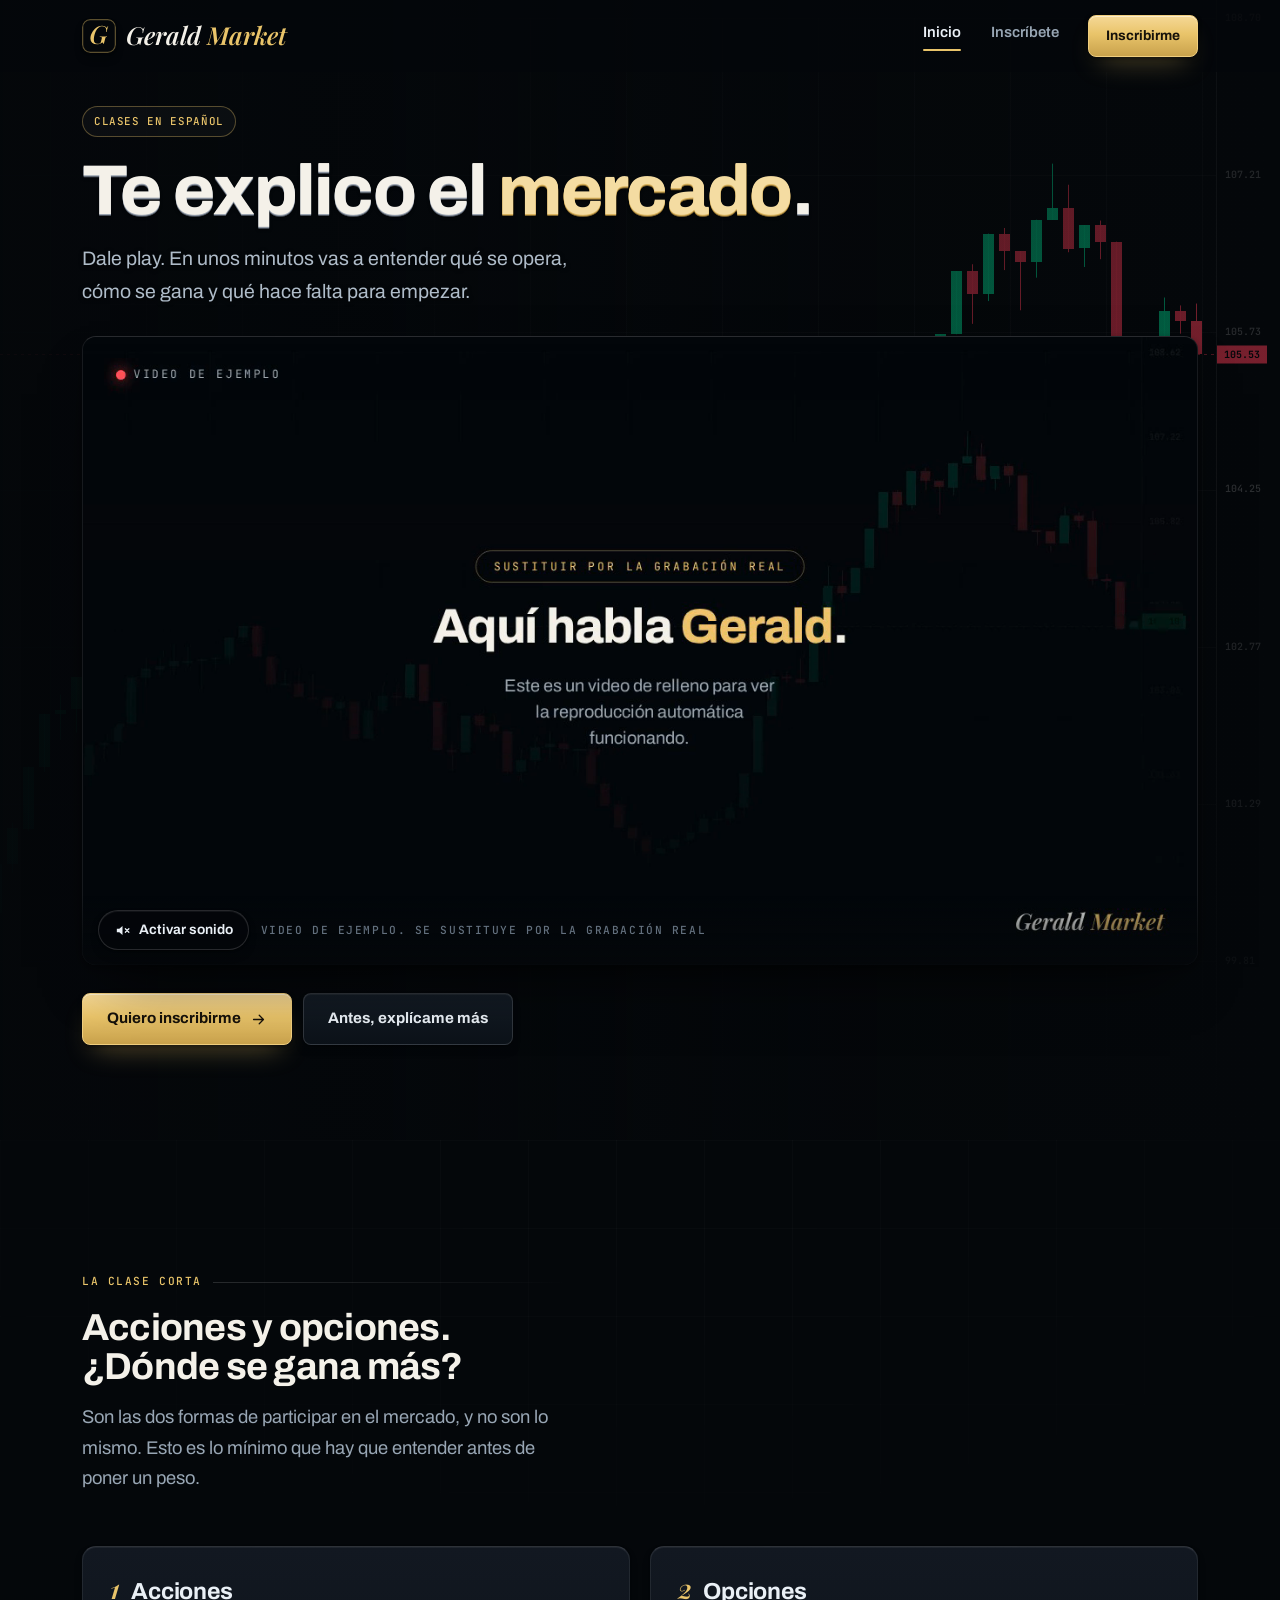
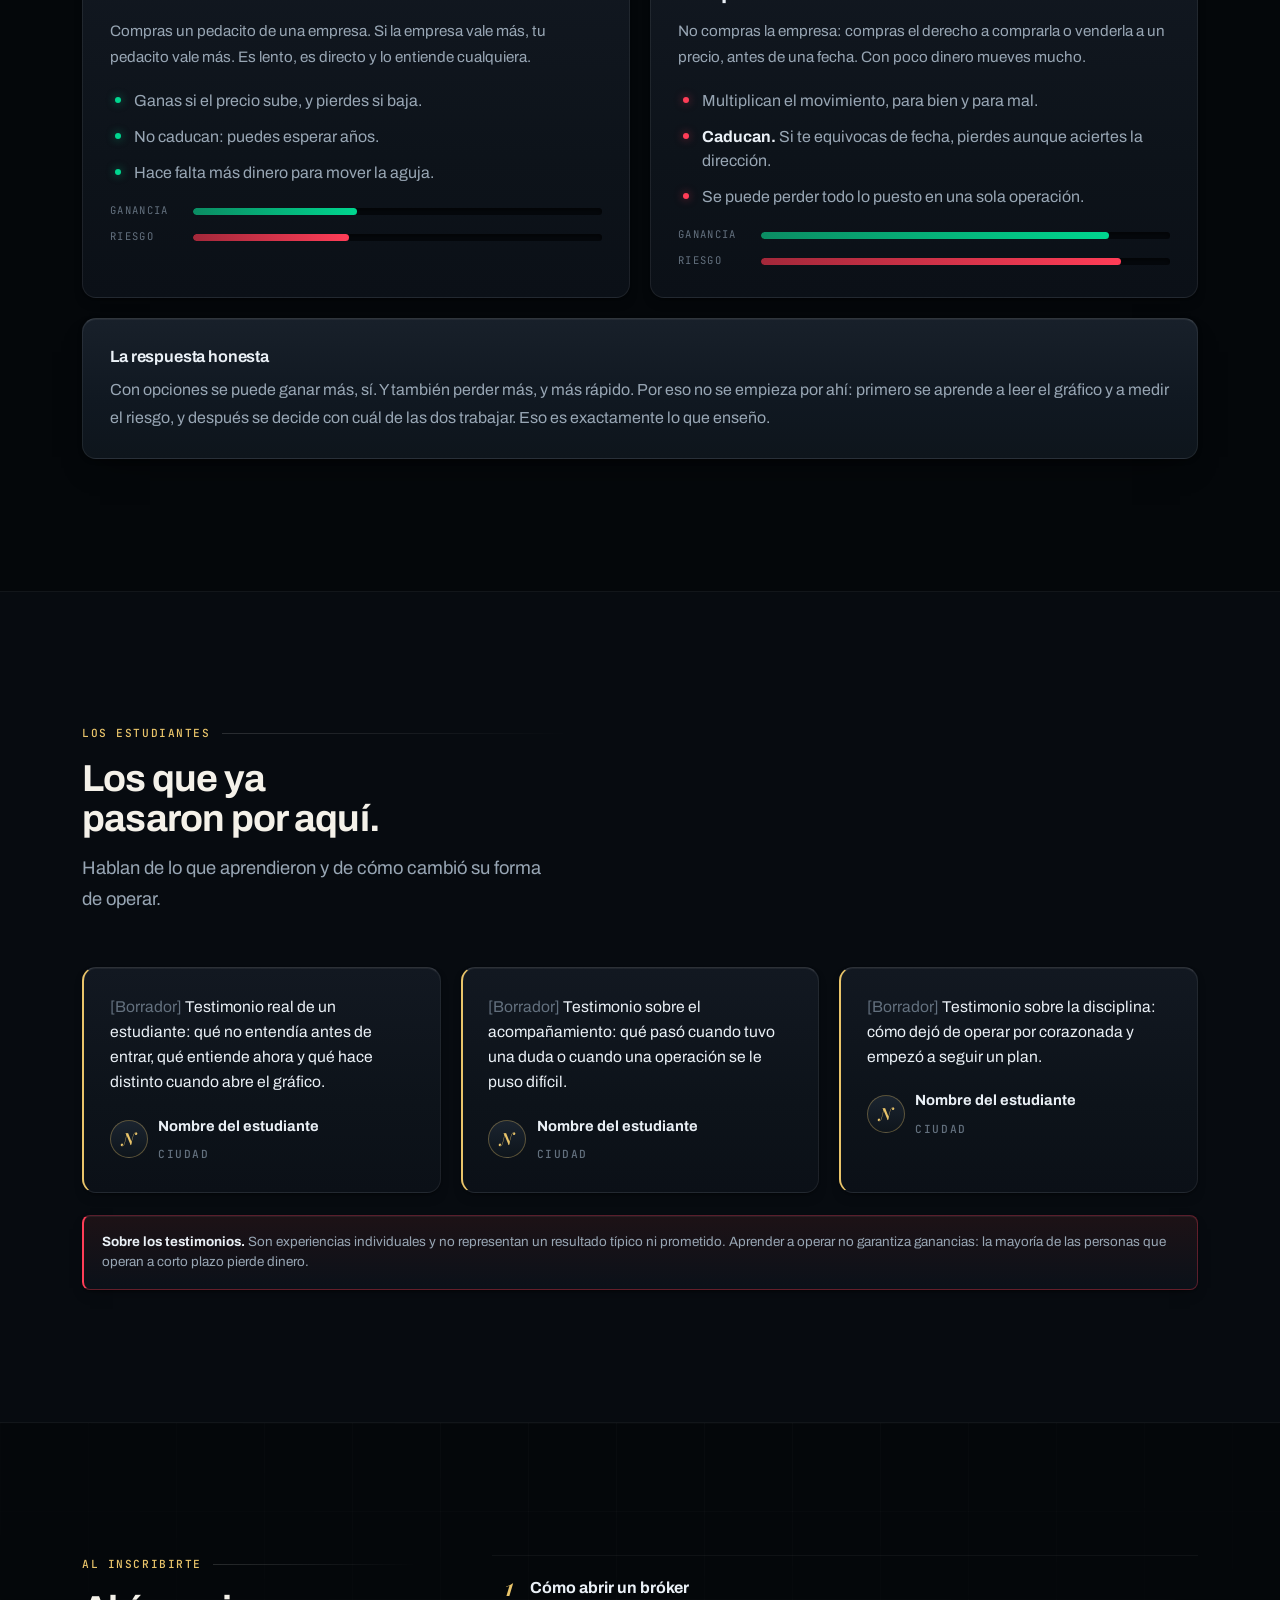
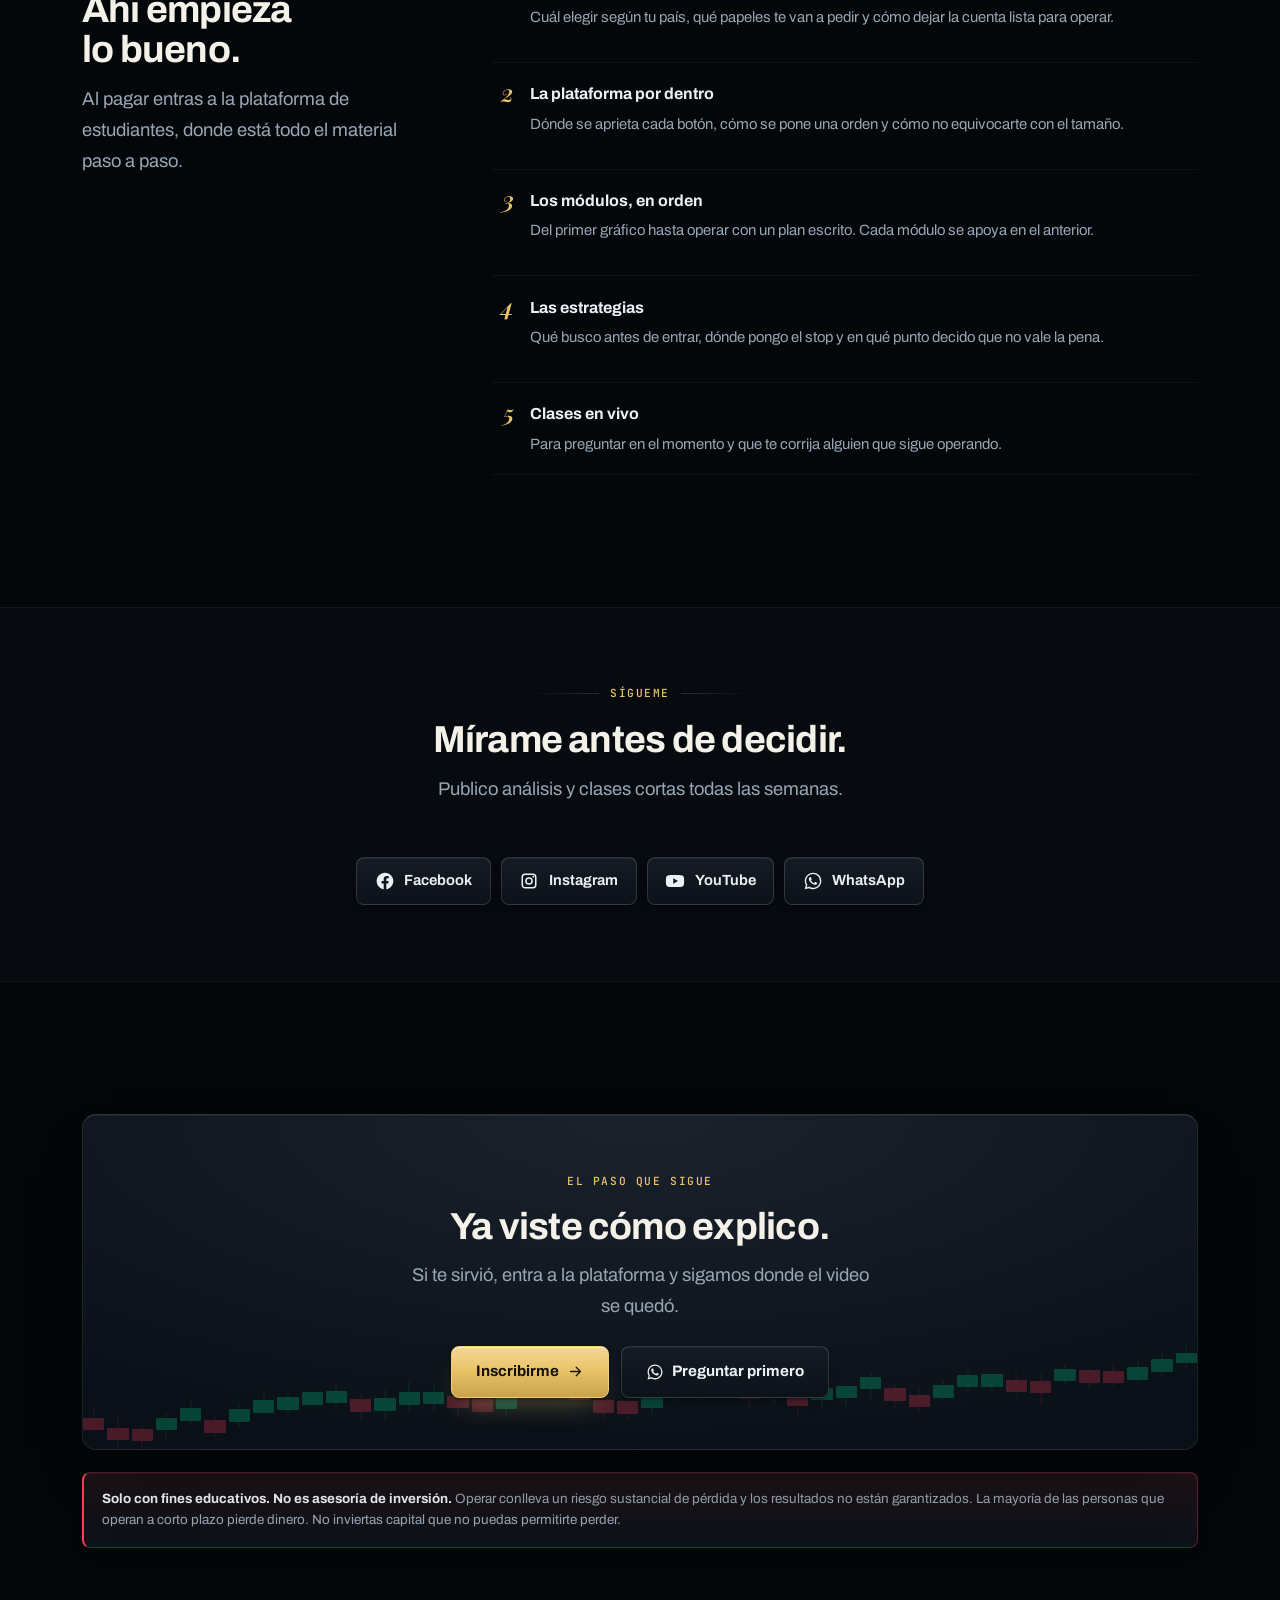
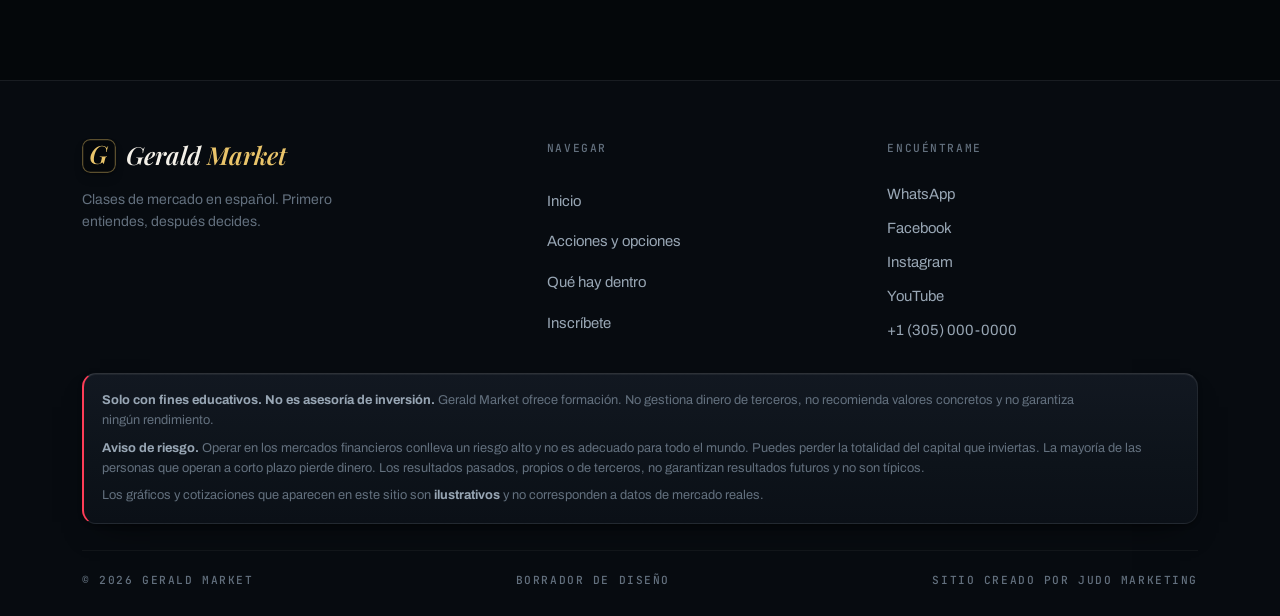
<file: index.html>
<!doctype html>
<html lang="es">
<head>
<meta charset="utf-8">
<meta name="viewport" content="width=device-width, initial-scale=1, viewport-fit=cover">
<title>Gerald Market · Aprende a operar el mercado</title>
<meta name="description" content="Gerald te explica el mercado en español: qué son las acciones, qué son las opciones y dónde se gana más. Mira el video y decide si quieres aprender el resto.">
<meta name="theme-color" content="#04070A">
<link rel="canonical" href="https://geraldmarket.com/">

<meta property="og:type" content="website">
<meta property="og:locale" content="es_ES">
<meta property="og:site_name" content="Gerald Market">
<meta property="og:title" content="Gerald Market · Aprende a operar el mercado">
<meta property="og:description" content="Acciones, opciones y dónde se gana más, explicado en español. Mira el video.">
<meta property="og:url" content="https://geraldmarket.com/">
<meta property="og:image" content="https://judomarketing.github.io/GeraldMarket/assets/img/og.png">
<meta property="og:image:width" content="1200">
<meta property="og:image:height" content="630">
<meta property="og:image:alt" content="Gerald Market. Aprende a operar el mercado.">
<meta name="twitter:card" content="summary_large_image">

<link rel="icon" href="assets/img/favicon.svg" type="image/svg+xml">
<link rel="manifest" href="site.webmanifest">
<link rel="preload" href="assets/fonts/playfair-italic-latin.woff2" as="font" type="font/woff2" crossorigin>
<link rel="preload" href="assets/fonts/archivo-latin.woff2" as="font" type="font/woff2" crossorigin>
<link rel="stylesheet" href="assets/css/fonts.css">
<link rel="stylesheet" href="assets/css/styles.css">
</head>
<body>
<a class="skip" href="#main">Saltar al contenido</a>

<svg width="0" height="0" style="position:absolute" aria-hidden="true" focusable="false">
  <symbol id="i-wa" viewBox="0 0 24 24">
    <path fill="currentColor" d="M12.04 2C6.58 2 2.13 6.45 2.13 11.91c0 1.75.46 3.45 1.32 4.95L2 22l5.25-1.38a9.9 9.9 0 0 0 4.79 1.22h.01c5.46 0 9.91-4.45 9.91-9.91 0-2.65-1.03-5.14-2.9-7.01A9.82 9.82 0 0 0 12.04 2Zm0 18.15h-.01a8.2 8.2 0 0 1-4.19-1.15l-.3-.18-3.12.82.83-3.04-.2-.31a8.19 8.19 0 0 1-1.26-4.38c0-4.54 3.7-8.24 8.25-8.24 2.2 0 4.27.86 5.83 2.42a8.19 8.19 0 0 1 2.41 5.83c0 4.54-3.7 8.23-8.24 8.23Zm4.52-6.17c-.25-.12-1.47-.72-1.69-.81-.23-.08-.39-.12-.56.13-.16.24-.64.8-.78.97-.14.16-.29.18-.54.06-.25-.12-1.05-.39-1.99-1.23-.74-.66-1.23-1.47-1.38-1.72-.14-.25-.01-.38.11-.5.11-.11.25-.29.37-.43.13-.15.17-.25.25-.41.08-.17.04-.31-.02-.43-.06-.12-.56-1.34-.76-1.84-.2-.48-.4-.42-.56-.43h-.47c-.17 0-.43.06-.66.31-.23.25-.86.85-.86 2.06s.89 2.39 1.01 2.56c.12.16 1.74 2.66 4.22 3.73.59.25 1.05.4 1.41.52.59.19 1.13.16 1.56.1.48-.07 1.47-.6 1.68-1.18.21-.58.21-1.08.14-1.18-.06-.11-.22-.17-.47-.29Z"/>
  </symbol>
  <symbol id="i-arr" viewBox="0 0 24 24">
    <path fill="none" stroke="currentColor" stroke-width="1.8" stroke-linecap="round" stroke-linejoin="round" d="M5 12h13M13 6l6 6-6 6"/>
  </symbol>
  <symbol id="i-fb" viewBox="0 0 24 24">
    <path fill="currentColor" d="M22 12.06C22 6.5 17.52 2 12 2S2 6.5 2 12.06c0 5.02 3.66 9.18 8.44 9.94v-7.03H7.9v-2.91h2.54V9.85c0-2.52 1.49-3.91 3.77-3.91 1.09 0 2.24.2 2.24.2v2.46h-1.26c-1.24 0-1.63.78-1.63 1.57v1.89h2.78l-.44 2.91h-2.34V22c4.78-.76 8.44-4.92 8.44-9.94Z"/>
  </symbol>
  <symbol id="i-ig" viewBox="0 0 24 24">
    <path fill="none" stroke="currentColor" stroke-width="1.8" d="M7.2 3.9h9.6a3.3 3.3 0 0 1 3.3 3.3v9.6a3.3 3.3 0 0 1-3.3 3.3H7.2a3.3 3.3 0 0 1-3.3-3.3V7.2a3.3 3.3 0 0 1 3.3-3.3Z"/>
    <circle cx="12" cy="12" r="3.7" fill="none" stroke="currentColor" stroke-width="1.8"/>
    <circle cx="17.2" cy="6.9" r="1.15" fill="currentColor"/>
  </symbol>
  <symbol id="i-yt" viewBox="0 0 24 24">
    <path fill="currentColor" d="M22.5 7.2a2.75 2.75 0 0 0-1.93-1.95C18.85 4.8 12 4.8 12 4.8s-6.85 0-8.57.45A2.75 2.75 0 0 0 1.5 7.2C1.05 8.94 1.05 12 1.05 12s0 3.06.45 4.8a2.75 2.75 0 0 0 1.93 1.95c1.72.45 8.57.45 8.57.45s6.85 0 8.57-.45a2.75 2.75 0 0 0 1.93-1.95c.45-1.74.45-4.8.45-4.8s0-3.06-.45-4.8ZM9.9 15.3V8.7l5.7 3.3-5.7 3.3Z"/>
  </symbol>
  <symbol id="i-vol" viewBox="0 0 24 24">
    <path fill="currentColor" d="M4 9.5h3.5L12 5.5v13L7.5 14.5H4z"/>
    <path fill="none" stroke="currentColor" stroke-width="1.7" stroke-linecap="round" d="M15.5 9a4.3 4.3 0 0 1 0 6M18 6.5a7.8 7.8 0 0 1 0 11"/>
  </symbol>
  <symbol id="i-mute" viewBox="0 0 24 24">
    <path fill="currentColor" d="M4 9.5h3.5L12 5.5v13L7.5 14.5H4z"/>
    <path fill="none" stroke="currentColor" stroke-width="1.7" stroke-linecap="round" d="m16 9.5 5 5m0-5-5 5"/>
  </symbol>
</svg>

<!-- ============================================================== cabecera -->
<header class="hdr">
  <div class="shell hdr__in">
    <a class="brand" href="index.html">
      <img class="brand__mark" src="assets/img/logo-mark.svg" alt="" width="34" height="34">
      <span class="brand__name">Gerald <em>Market</em></span>
    </a>

    <nav class="nav" aria-label="Principal">
      <a href="index.html" aria-current="page">Inicio</a>
      <a href="inscribete.html">Inscríbete</a>
    </nav>

    <a class="btn btn--gold btn--sm hdr__cta" href="inscribete.html">Inscribirme</a>

    <button class="burger" type="button" aria-expanded="false" aria-controls="drawer" aria-label="Abrir el menú">
      <span></span><span></span><span></span>
    </button>
  </div>
</header>

<div class="drawer" id="drawer" data-open="false">
  <a href="index.html">Inicio</a>
  <a href="inscribete.html">Inscríbete</a>
  <a class="btn btn--gold btn--wide" href="inscribete.html">Inscribirme</a>
</div>

<main id="main">

  <!-- =========================================== 1. el video, lo primero -->
  <section class="hero">
    <div class="hero__screen">
      <canvas data-chart aria-hidden="true"></canvas>
    </div>

    <div class="shell hero__in">
      <div class="hero__eyebrow">
        <span class="chip chip--gold">Clases en español</span>
      </div>

      <h1 class="d1">Te explico el <em class="gold-cut">mercado</em>.</h1>

      <p class="lead hero__lead">
        Dale play. En unos minutos vas a entender qué se opera, cómo se gana y
        qué hace falta para empezar.
      </p>

      <figure class="filmstrip rv" style="margin:0 0 1.8rem">
        <video
          src="assets/video/gerald-ejemplo.webm"
          poster="assets/video/poster.jpg"
          autoplay muted loop playsinline preload="metadata"
          data-video
          aria-label="Gerald explicando el mercado"></video>
        <figcaption class="filmstrip__bar">
          <button class="sound" type="button" data-sound data-on="false" aria-pressed="false">
            <svg width="17" height="17" aria-hidden="true"><use href="#i-mute" data-sound-icon/></svg>
            <span class="sound__on">Activar sonido</span>
            <span class="sound__off">Silenciar</span>
          </button>
          <span class="tag">Video de ejemplo. Se sustituye por la grabación real</span>
        </figcaption>
      </figure>

      <div class="btn-row">
        <a class="btn btn--gold" href="inscribete.html">
          Quiero inscribirme <svg width="17" height="17" aria-hidden="true"><use href="#i-arr"/></svg>
        </a>
        <a class="btn btn--wire" href="#mercado">Antes, explícame más</a>
      </div>
    </div>
  </section>

  <!-- ================================ 2. la prueba del pastel: mini clase -->
  <section class="sec grid-bg" id="mercado">
    <div class="shell">
      <div class="sec-head rv">
        <div class="sec-head__k"><span class="tag tag--gold">La clase corta</span></div>
        <h2 class="d2">Acciones y opciones. ¿Dónde se gana más?</h2>
        <p class="lead">
          Son las dos formas de participar en el mercado, y no son lo mismo.
          Esto es lo mínimo que hay que entender antes de poner un peso.
        </p>
      </div>

      <div class="versus">
        <article class="vs rv">
          <div class="vs__hd">
            <span class="vs__n">1</span>
            <h3 class="d3">Acciones</h3>
          </div>
          <p class="vs__d">
            Compras un pedacito de una empresa. Si la empresa vale más, tu
            pedacito vale más. Es lento, es directo y lo entiende cualquiera.
          </p>
          <ul class="ticks" style="margin-top:1.1rem">
            <li>Ganas si el precio sube, y pierdes si baja.</li>
            <li>No caducan: puedes esperar años.</li>
            <li>Hace falta más dinero para mover la aguja.</li>
          </ul>
          <div class="vs__meter">
            <div class="meter">
              <span class="meter__k">Ganancia</span>
              <span class="meter__t"><span class="meter__f meter__f--gain" style="--v:40%"></span></span>
            </div>
            <div class="meter">
              <span class="meter__k">Riesgo</span>
              <span class="meter__t"><span class="meter__f meter__f--risk" style="--v:38%"></span></span>
            </div>
          </div>
        </article>

        <article class="vs rv">
          <div class="vs__hd">
            <span class="vs__n">2</span>
            <h3 class="d3">Opciones</h3>
          </div>
          <p class="vs__d">
            No compras la empresa: compras el derecho a comprarla o venderla a
            un precio, antes de una fecha. Con poco dinero mueves mucho.
          </p>
          <ul class="ticks ticks--down" style="margin-top:1.1rem">
            <li>Multiplican el movimiento, para bien y para mal.</li>
            <li><strong>Caducan.</strong> Si te equivocas de fecha, pierdes aunque aciertes la dirección.</li>
            <li>Se puede perder todo lo puesto en una sola operación.</li>
          </ul>
          <div class="vs__meter">
            <div class="meter">
              <span class="meter__k">Ganancia</span>
              <span class="meter__t"><span class="meter__f meter__f--gain" style="--v:85%"></span></span>
            </div>
            <div class="meter">
              <span class="meter__k">Riesgo</span>
              <span class="meter__t"><span class="meter__f meter__f--risk" style="--v:88%"></span></span>
            </div>
          </div>
        </article>
      </div>

      <div class="card card--hi rv" style="margin-top:20px">
        <p class="d4" style="margin-bottom:.5rem">La respuesta honesta</p>
        <p class="muted">
          Con opciones se puede ganar más, sí. Y también perder más, y más
          rápido. Por eso no se empieza por ahí: primero se aprende a leer el
          gráfico y a medir el riesgo, y después se decide con cuál de las dos
          trabajar. Eso es exactamente lo que enseño.
        </p>
      </div>
    </div>
  </section>

  <!-- ================================================== 3. los estudiantes -->
  <section class="sec sec--panel" id="estudiantes">
    <div class="shell">
      <div class="sec-head rv">
        <div class="sec-head__k"><span class="tag tag--gold">Los estudiantes</span></div>
        <h2 class="d2">Los que ya pasaron por aquí.</h2>
        <p class="lead">
          Hablan de lo que aprendieron y de cómo cambió su forma de operar.
        </p>
      </div>

      <div class="voices">
        <article class="voice rv">
          <p class="voice__q">
            <span class="dim">[Borrador]</span> Testimonio real de un estudiante:
            qué no entendía antes de entrar, qué entiende ahora y qué hace
            distinto cuando abre el gráfico.
          </p>
          <p class="voice__w">
            <span class="voice__av">N</span>
            <span><span class="voice__n">Nombre del estudiante</span><br><span class="tag">Ciudad</span></span>
          </p>
        </article>

        <article class="voice rv">
          <p class="voice__q">
            <span class="dim">[Borrador]</span> Testimonio sobre el
            acompañamiento: qué pasó cuando tuvo una duda o cuando una
            operación se le puso difícil.
          </p>
          <p class="voice__w">
            <span class="voice__av">N</span>
            <span><span class="voice__n">Nombre del estudiante</span><br><span class="tag">Ciudad</span></span>
          </p>
        </article>

        <article class="voice rv">
          <p class="voice__q">
            <span class="dim">[Borrador]</span> Testimonio sobre la disciplina:
            cómo dejó de operar por corazonada y empezó a seguir un plan.
          </p>
          <p class="voice__w">
            <span class="voice__av">N</span>
            <span><span class="voice__n">Nombre del estudiante</span><br><span class="tag">Ciudad</span></span>
          </p>
        </article>
      </div>

      <div class="legal rv" style="margin-top:22px">
        <p>
          <strong>Sobre los testimonios.</strong> Son experiencias individuales y
          no representan un resultado típico ni prometido. Aprender a operar no
          garantiza ganancias: la mayoría de las personas que operan a corto
          plazo pierde dinero.
        </p>
      </div>
    </div>
  </section>

  <!-- =========================================== 4. qué hay tras inscribirse -->
  <section class="sec grid-bg" id="dentro">
    <div class="shell duo">
      <div class="duo__aside">
        <div class="sec-head rv">
          <div class="sec-head__k"><span class="tag tag--gold">Al inscribirte</span></div>
          <h2 class="d2">Ahí empieza lo bueno.</h2>
          <p class="lead">
            Al pagar entras a la plataforma de estudiantes, donde está todo el
            material paso a paso.
          </p>
        </div>
      </div>

      <div class="after rv">
        <div class="after__i"><span class="after__n">1</span><div>
          <p class="after__t">Cómo abrir un bróker</p>
          <p class="after__d">Cuál elegir según tu país, qué papeles te van a pedir y cómo dejar la cuenta lista para operar.</p></div></div>
        <div class="after__i"><span class="after__n">2</span><div>
          <p class="after__t">La plataforma por dentro</p>
          <p class="after__d">Dónde se aprieta cada botón, cómo se pone una orden y cómo no equivocarte con el tamaño.</p></div></div>
        <div class="after__i"><span class="after__n">3</span><div>
          <p class="after__t">Los módulos, en orden</p>
          <p class="after__d">Del primer gráfico hasta operar con un plan escrito. Cada módulo se apoya en el anterior.</p></div></div>
        <div class="after__i"><span class="after__n">4</span><div>
          <p class="after__t">Las estrategias</p>
          <p class="after__d">Qué busco antes de entrar, dónde pongo el stop y en qué punto decido que no vale la pena.</p></div></div>
        <div class="after__i"><span class="after__n">5</span><div>
          <p class="after__t">Clases en vivo</p>
          <p class="after__d">Para preguntar en el momento y que te corrija alguien que sigue operando.</p></div></div>
      </div>
    </div>
  </section>

  <!-- ==================================================== 5. redes sociales -->
  <section class="sec sec--tight sec--panel" id="redes">
    <div class="shell">
      <div class="sec-head sec-head--mid rv">
        <div class="sec-head__k"><span class="tag tag--gold">Sígueme</span></div>
        <h2 class="d2">Mírame antes de decidir.</h2>
        <p class="lead">Publico análisis y clases cortas todas las semanas.</p>
      </div>

      <div class="social rv" style="justify-content:center">
        <a data-fb href="#" target="_blank" rel="noopener">
          <svg width="20" height="20" aria-hidden="true"><use href="#i-fb"/></svg> Facebook
        </a>
        <a data-ig href="#" target="_blank" rel="noopener">
          <svg width="20" height="20" aria-hidden="true"><use href="#i-ig"/></svg> Instagram
        </a>
        <a data-yt href="#" target="_blank" rel="noopener">
          <svg width="20" height="20" aria-hidden="true"><use href="#i-yt"/></svg> YouTube
        </a>
        <a data-wa href="#">
          <svg width="20" height="20" aria-hidden="true"><use href="#i-wa"/></svg> WhatsApp
        </a>
      </div>
    </div>
  </section>

  <!-- ============================================================ 6. cierre -->
  <section class="sec">
    <div class="shell">
      <div class="close-cta rv">
        <div class="close-cta__viz" data-candles="46" data-bias="0.8" aria-hidden="true"></div>
        <span class="tag tag--gold">El paso que sigue</span>
        <h2 class="d2" style="margin:.9rem 0 .8rem">Ya viste cómo explico.</h2>
        <p class="lead" style="max-width:44ch;margin-inline:auto">
          Si te sirvió, entra a la plataforma y sigamos donde el video se quedó.
        </p>
        <div class="btn-row">
          <a class="btn btn--gold" href="inscribete.html">
            Inscribirme <svg width="17" height="17" aria-hidden="true"><use href="#i-arr"/></svg>
          </a>
          <a class="btn btn--wire" data-wa href="#">
            <svg width="18" height="18" aria-hidden="true"><use href="#i-wa"/></svg> Preguntar primero
          </a>
        </div>
      </div>

      <div class="legal rv" style="margin-top:22px">
        <p>
          <strong>Solo con fines educativos. No es asesoría de inversión.</strong>
          Operar conlleva un riesgo sustancial de pérdida y los resultados no
          están garantizados. La mayoría de las personas que operan a corto
          plazo pierde dinero. No inviertas capital que no puedas permitirte
          perder.
        </p>
      </div>
    </div>
  </section>
</main>

<!-- ================================================================= pie -->
<footer class="ft">
  <div class="shell">
    <div class="ft__top">
      <div>
        <a class="brand" href="index.html" style="margin-bottom:1rem">
          <img class="brand__mark" src="assets/img/logo-mark.svg" alt="" width="34" height="34">
          <span class="brand__name">Gerald <em>Market</em></span>
        </a>
        <p class="small dim" style="max-width:34ch">
          Clases de mercado en español. Primero entiendes, después decides.
        </p>
      </div>

      <nav class="ft__nav" aria-label="Pie de página">
        <span class="tag ft__h">Navegar</span>
        <a href="index.html">Inicio</a>
        <a href="index.html#mercado">Acciones y opciones</a>
        <a href="index.html#dentro">Qué hay dentro</a>
        <a href="inscribete.html">Inscríbete</a>
      </nav>

      <div class="ft__nav">
        <span class="tag ft__h">Encuéntrame</span>
        <a data-wa href="#">WhatsApp</a>
        <a data-fb href="#" target="_blank" rel="noopener">Facebook</a>
        <a data-ig href="#" target="_blank" rel="noopener">Instagram</a>
        <a data-yt href="#" target="_blank" rel="noopener">YouTube</a>
        <a data-tel href="#"><span data-tel-text>…</span></a>
      </div>
    </div>

    <div class="risk">
      <p><strong>Solo con fines educativos. No es asesoría de inversión.</strong>
      Gerald Market ofrece formación. No gestiona dinero de terceros, no
      recomienda valores concretos y no garantiza ningún rendimiento.</p>
      <p><strong>Aviso de riesgo.</strong> Operar en los mercados financieros
      conlleva un riesgo alto y no es adecuado para todo el mundo. Puedes perder
      la totalidad del capital que inviertas. La mayoría de las personas que
      operan a corto plazo pierde dinero. Los resultados pasados, propios o de
      terceros, no garantizan resultados futuros y no son típicos.</p>
      <p>Los gráficos y cotizaciones que aparecen en este sitio son
      <strong>ilustrativos</strong> y no corresponden a datos de mercado reales.</p>
    </div>

    <div class="ft__end">
      <span class="tag">© <span data-year>2026</span> Gerald Market</span>
      <span class="tag">Borrador de diseño</span>
      <a class="tag ft__credit" href="https://www.judomarketing.net" target="_blank" rel="noopener">Sitio creado por Judo Marketing</a>
    </div>
  </div>
</footer>

<div class="dock" data-on="false">
  <a class="is-gold" href="inscribete.html">Inscribirme</a>
  <a class="is-wa" data-wa href="#"><svg width="17" height="17" aria-hidden="true"><use href="#i-wa"/></svg> WhatsApp</a>
</div>

<script src="assets/js/market.js"></script>
<script src="assets/js/app.js"></script>
</body>
</html>
</file>
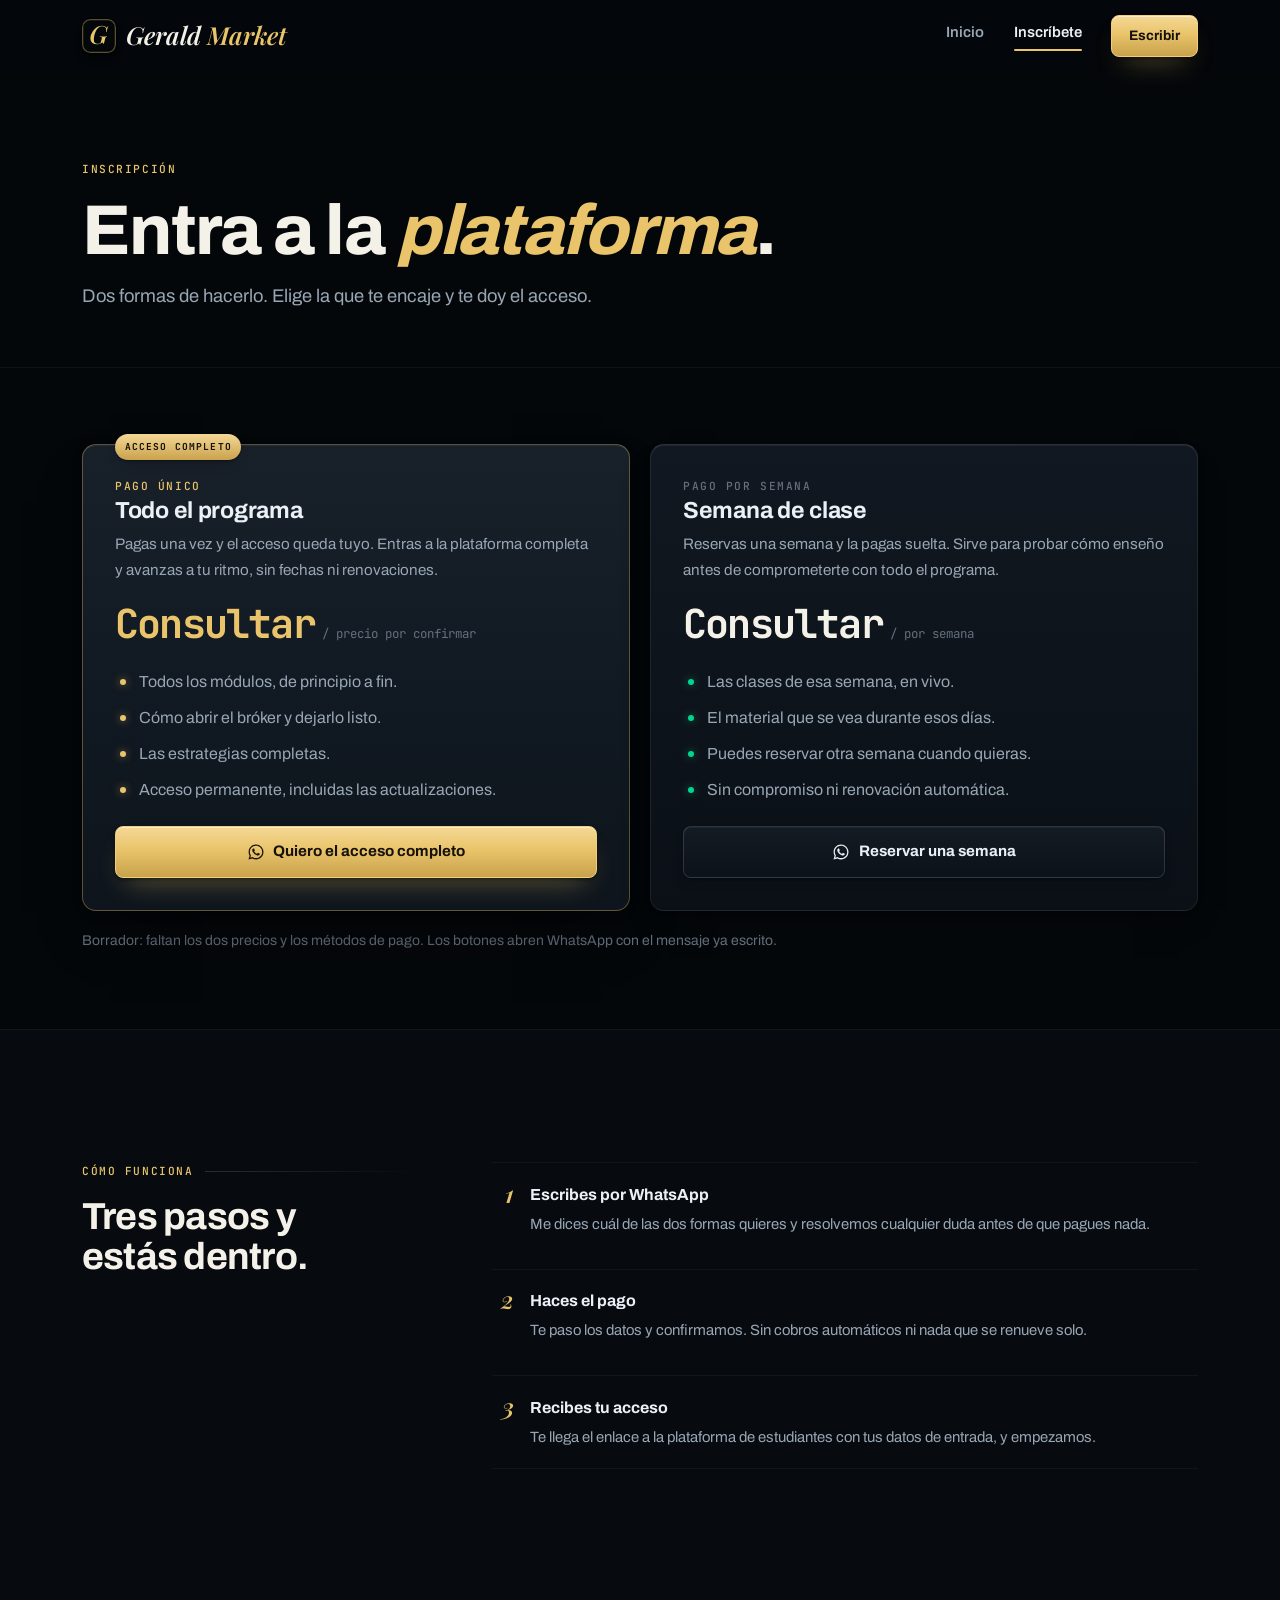
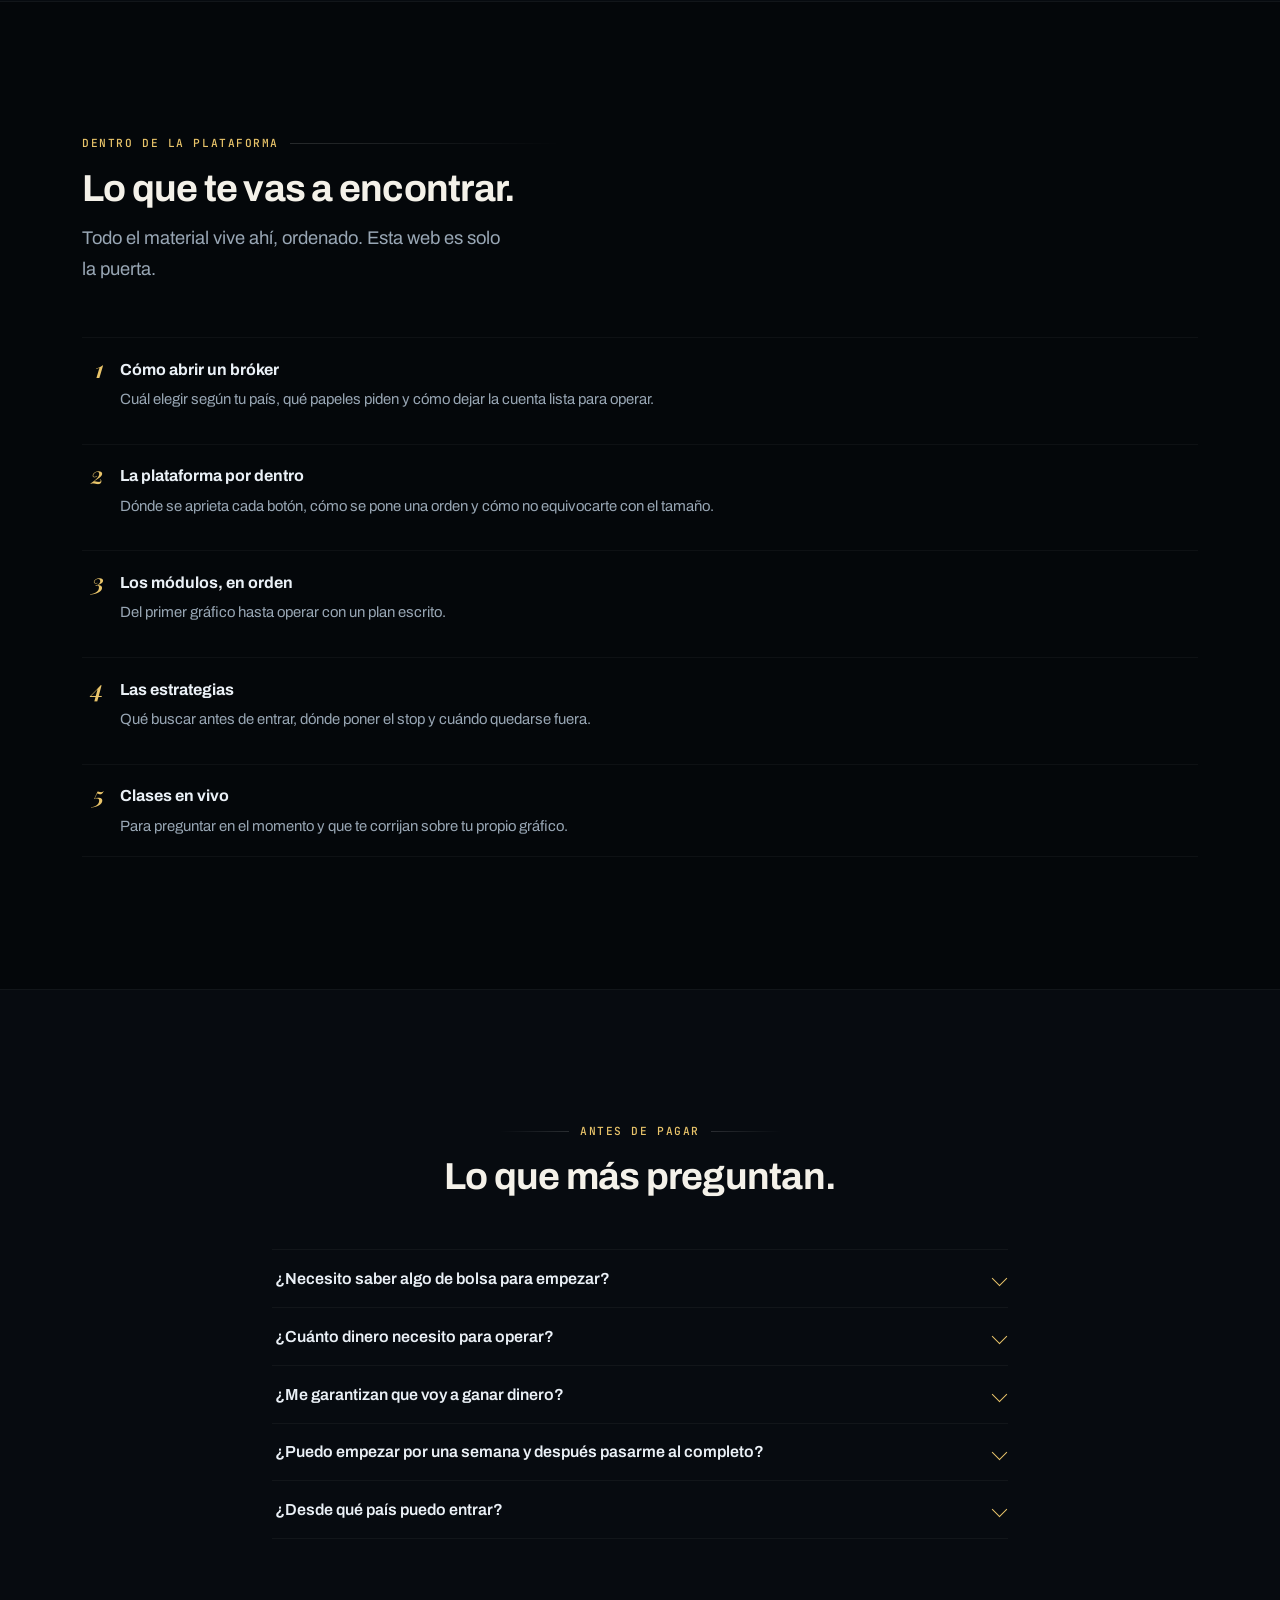
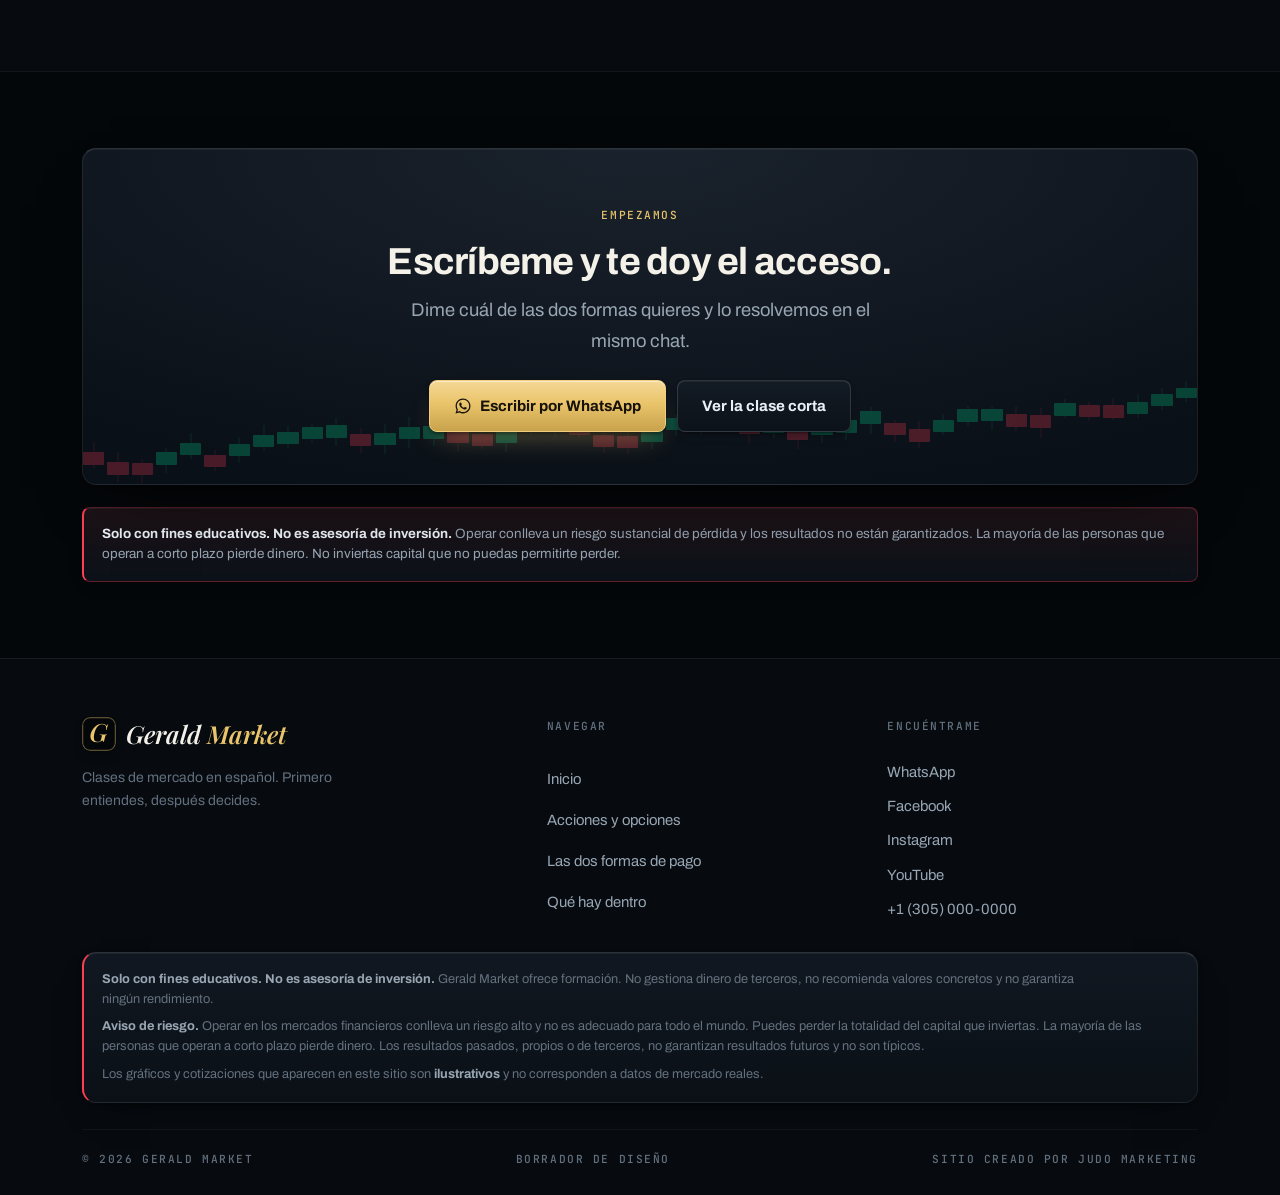
<file: inscribete.html>
<!doctype html>
<html lang="es">
<head>
<meta charset="utf-8">
<meta name="viewport" content="width=device-width, initial-scale=1, viewport-fit=cover">
<title>Inscríbete · Gerald Market</title>
<meta name="description" content="Dos formas de entrar: pago único con acceso completo, o pago por semana de clase. Al inscribirte recibes el acceso a la plataforma de estudiantes.">
<meta name="theme-color" content="#04070A">
<link rel="canonical" href="https://geraldmarket.com/inscribete.html">

<meta property="og:type" content="website">
<meta property="og:locale" content="es_ES">
<meta property="og:site_name" content="Gerald Market">
<meta property="og:title" content="Inscríbete · Gerald Market">
<meta property="og:description" content="Pago único o pago por semana de clase. Acceso a la plataforma de estudiantes.">
<meta property="og:url" content="https://geraldmarket.com/inscribete.html">
<meta property="og:image" content="https://judomarketing.github.io/GeraldMarket/assets/img/og.png">
<meta property="og:image:width" content="1200">
<meta property="og:image:height" content="630">
<meta property="og:image:alt" content="Gerald Market. Aprende a operar el mercado.">
<meta name="twitter:card" content="summary_large_image">

<link rel="icon" href="assets/img/favicon.svg" type="image/svg+xml">
<link rel="manifest" href="site.webmanifest">
<link rel="preload" href="assets/fonts/playfair-italic-latin.woff2" as="font" type="font/woff2" crossorigin>
<link rel="preload" href="assets/fonts/archivo-latin.woff2" as="font" type="font/woff2" crossorigin>
<link rel="stylesheet" href="assets/css/fonts.css">
<link rel="stylesheet" href="assets/css/styles.css">
</head>
<body>
<a class="skip" href="#main">Saltar al contenido</a>

<svg width="0" height="0" style="position:absolute" aria-hidden="true" focusable="false">
  <symbol id="i-wa" viewBox="0 0 24 24">
    <path fill="currentColor" d="M12.04 2C6.58 2 2.13 6.45 2.13 11.91c0 1.75.46 3.45 1.32 4.95L2 22l5.25-1.38a9.9 9.9 0 0 0 4.79 1.22h.01c5.46 0 9.91-4.45 9.91-9.91 0-2.65-1.03-5.14-2.9-7.01A9.82 9.82 0 0 0 12.04 2Zm0 18.15h-.01a8.2 8.2 0 0 1-4.19-1.15l-.3-.18-3.12.82.83-3.04-.2-.31a8.19 8.19 0 0 1-1.26-4.38c0-4.54 3.7-8.24 8.25-8.24 2.2 0 4.27.86 5.83 2.42a8.19 8.19 0 0 1 2.41 5.83c0 4.54-3.7 8.23-8.24 8.23Zm4.52-6.17c-.25-.12-1.47-.72-1.69-.81-.23-.08-.39-.12-.56.13-.16.24-.64.8-.78.97-.14.16-.29.18-.54.06-.25-.12-1.05-.39-1.99-1.23-.74-.66-1.23-1.47-1.38-1.72-.14-.25-.01-.38.11-.5.11-.11.25-.29.37-.43.13-.15.17-.25.25-.41.08-.17.04-.31-.02-.43-.06-.12-.56-1.34-.76-1.84-.2-.48-.4-.42-.56-.43h-.47c-.17 0-.43.06-.66.31-.23.25-.86.85-.86 2.06s.89 2.39 1.01 2.56c.12.16 1.74 2.66 4.22 3.73.59.25 1.05.4 1.41.52.59.19 1.13.16 1.56.1.48-.07 1.47-.6 1.68-1.18.21-.58.21-1.08.14-1.18-.06-.11-.22-.17-.47-.29Z"/>
  </symbol>
  <symbol id="i-arr" viewBox="0 0 24 24">
    <path fill="none" stroke="currentColor" stroke-width="1.8" stroke-linecap="round" stroke-linejoin="round" d="M5 12h13M13 6l6 6-6 6"/>
  </symbol>
  <symbol id="i-fb" viewBox="0 0 24 24">
    <path fill="currentColor" d="M22 12.06C22 6.5 17.52 2 12 2S2 6.5 2 12.06c0 5.02 3.66 9.18 8.44 9.94v-7.03H7.9v-2.91h2.54V9.85c0-2.52 1.49-3.91 3.77-3.91 1.09 0 2.24.2 2.24.2v2.46h-1.26c-1.24 0-1.63.78-1.63 1.57v1.89h2.78l-.44 2.91h-2.34V22c4.78-.76 8.44-4.92 8.44-9.94Z"/>
  </symbol>
  <symbol id="i-ig" viewBox="0 0 24 24">
    <path fill="none" stroke="currentColor" stroke-width="1.8" d="M7.2 3.9h9.6a3.3 3.3 0 0 1 3.3 3.3v9.6a3.3 3.3 0 0 1-3.3 3.3H7.2a3.3 3.3 0 0 1-3.3-3.3V7.2a3.3 3.3 0 0 1 3.3-3.3Z"/>
    <circle cx="12" cy="12" r="3.7" fill="none" stroke="currentColor" stroke-width="1.8"/>
    <circle cx="17.2" cy="6.9" r="1.15" fill="currentColor"/>
  </symbol>
  <symbol id="i-yt" viewBox="0 0 24 24">
    <path fill="currentColor" d="M22.5 7.2a2.75 2.75 0 0 0-1.93-1.95C18.85 4.8 12 4.8 12 4.8s-6.85 0-8.57.45A2.75 2.75 0 0 0 1.5 7.2C1.05 8.94 1.05 12 1.05 12s0 3.06.45 4.8a2.75 2.75 0 0 0 1.93 1.95c1.72.45 8.57.45 8.57.45s6.85 0 8.57-.45a2.75 2.75 0 0 0 1.93-1.95c.45-1.74.45-4.8.45-4.8s0-3.06-.45-4.8ZM9.9 15.3V8.7l5.7 3.3-5.7 3.3Z"/>
  </symbol>
</svg>

<header class="hdr">
  <div class="shell hdr__in">
    <a class="brand" href="index.html">
      <img class="brand__mark" src="assets/img/logo-mark.svg" alt="" width="34" height="34">
      <span class="brand__name">Gerald <em>Market</em></span>
    </a>
    <nav class="nav" aria-label="Principal">
      <a href="index.html">Inicio</a>
      <a href="inscribete.html" aria-current="page">Inscríbete</a>
    </nav>
    <a class="btn btn--gold btn--sm hdr__cta" data-wa href="#">Escribir</a>
    <button class="burger" type="button" aria-expanded="false" aria-controls="drawer" aria-label="Abrir el menú">
      <span></span><span></span><span></span>
    </button>
  </div>
</header>

<div class="drawer" id="drawer" data-open="false">
  <a href="index.html">Inicio</a>
  <a href="inscribete.html">Inscríbete</a>
  <a class="btn btn--gold btn--wide" data-wa href="#">Escribir por WhatsApp</a>
</div>

<main id="main">

  <section class="phead">
    <div class="shell">
      <span class="tag tag--gold">Inscripción</span>
      <h1 class="d1">Entra a la <em class="gold-cut">plataforma</em>.</h1>
      <p class="lead">
        Dos formas de hacerlo. Elige la que te encaje y te doy el acceso.
      </p>
    </div>
  </section>

  <!-- ======================================================== los dos pagos -->
  <section class="sec sec--tight" id="pagos">
    <div class="shell">
      <div class="pays">

        <article class="pay pay--feature rv">
          <span class="pay__flag">Acceso completo</span>
          <span class="tag tag--gold">Pago único</span>
          <h2 class="d3 pay__name">Todo el programa</h2>
          <p class="pay__d">
            Pagas una vez y el acceso queda tuyo. Entras a la plataforma
            completa y avanzas a tu ritmo, sin fechas ni renovaciones.
          </p>
          <p class="pay__px">
            <span class="pay__amt num">Consultar</span>
            <span class="pay__per">/ precio por confirmar</span>
          </p>
          <div class="pay__body">
            <ul class="ticks ticks--gold">
              <li>Todos los módulos, de principio a fin.</li>
              <li>Cómo abrir el bróker y dejarlo listo.</li>
              <li>Las estrategias completas.</li>
              <li>Acceso permanente, incluidas las actualizaciones.</li>
            </ul>
          </div>
          <div class="pay__ft">
            <a class="btn btn--gold btn--wide" data-plan="Pago único, acceso completo a la plataforma" href="#">
              <svg width="18" height="18" aria-hidden="true"><use href="#i-wa"/></svg> Quiero el acceso completo
            </a>
          </div>
        </article>

        <article class="pay rv">
          <span class="tag">Pago por semana</span>
          <h2 class="d3 pay__name">Semana de clase</h2>
          <p class="pay__d">
            Reservas una semana y la pagas suelta. Sirve para probar cómo
            enseño antes de comprometerte con todo el programa.
          </p>
          <p class="pay__px">
            <span class="pay__amt num">Consultar</span>
            <span class="pay__per">/ por semana</span>
          </p>
          <div class="pay__body">
            <ul class="ticks">
              <li>Las clases de esa semana, en vivo.</li>
              <li>El material que se vea durante esos días.</li>
              <li>Puedes reservar otra semana cuando quieras.</li>
              <li>Sin compromiso ni renovación automática.</li>
            </ul>
          </div>
          <div class="pay__ft">
            <a class="btn btn--wire btn--wide" data-plan="Reserva de una semana de clase" href="#">
              <svg width="18" height="18" aria-hidden="true"><use href="#i-wa"/></svg> Reservar una semana
            </a>
          </div>
        </article>

      </div>

      <p class="small dim rv" style="margin-top:1.2rem">
        Borrador: faltan los dos precios y los métodos de pago. Los botones
        abren WhatsApp con el mensaje ya escrito.
      </p>
    </div>
  </section>

  <!-- ================================================== cómo es el proceso -->
  <section class="sec sec--panel" id="proceso">
    <div class="shell duo">
      <div class="duo__aside">
        <div class="sec-head rv">
          <div class="sec-head__k"><span class="tag tag--gold">Cómo funciona</span></div>
          <h2 class="d2">Tres pasos y estás dentro.</h2>
        </div>
      </div>

      <div class="after rv">
        <div class="after__i"><span class="after__n">1</span><div>
          <p class="after__t">Escribes por WhatsApp</p>
          <p class="after__d">Me dices cuál de las dos formas quieres y resolvemos cualquier duda antes de que pagues nada.</p></div></div>
        <div class="after__i"><span class="after__n">2</span><div>
          <p class="after__t">Haces el pago</p>
          <p class="after__d">Te paso los datos y confirmamos. Sin cobros automáticos ni nada que se renueve solo.</p></div></div>
        <div class="after__i"><span class="after__n">3</span><div>
          <p class="after__t">Recibes tu acceso</p>
          <p class="after__d">Te llega el enlace a la plataforma de estudiantes con tus datos de entrada, y empezamos.</p></div></div>
      </div>
    </div>
  </section>

  <!-- ==================================================== qué hay al entrar -->
  <section class="sec" id="dentro">
    <div class="shell">
      <div class="sec-head rv">
        <div class="sec-head__k"><span class="tag tag--gold">Dentro de la plataforma</span></div>
        <h2 class="d2">Lo que te vas a encontrar.</h2>
        <p class="lead">
          Todo el material vive ahí, ordenado. Esta web es solo la puerta.
        </p>
      </div>

      <div class="after rv">
        <div class="after__i"><span class="after__n">1</span><div>
          <p class="after__t">Cómo abrir un bróker</p>
          <p class="after__d">Cuál elegir según tu país, qué papeles piden y cómo dejar la cuenta lista para operar.</p></div></div>
        <div class="after__i"><span class="after__n">2</span><div>
          <p class="after__t">La plataforma por dentro</p>
          <p class="after__d">Dónde se aprieta cada botón, cómo se pone una orden y cómo no equivocarte con el tamaño.</p></div></div>
        <div class="after__i"><span class="after__n">3</span><div>
          <p class="after__t">Los módulos, en orden</p>
          <p class="after__d">Del primer gráfico hasta operar con un plan escrito.</p></div></div>
        <div class="after__i"><span class="after__n">4</span><div>
          <p class="after__t">Las estrategias</p>
          <p class="after__d">Qué buscar antes de entrar, dónde poner el stop y cuándo quedarse fuera.</p></div></div>
        <div class="after__i"><span class="after__n">5</span><div>
          <p class="after__t">Clases en vivo</p>
          <p class="after__d">Para preguntar en el momento y que te corrijan sobre tu propio gráfico.</p></div></div>
      </div>
    </div>
  </section>

  <!-- ============================================================ preguntas -->
  <section class="sec sec--panel">
    <div class="shell" style="max-width:800px">
      <div class="sec-head sec-head--mid rv">
        <div class="sec-head__k"><span class="tag tag--gold">Antes de pagar</span></div>
        <h2 class="d2">Lo que más preguntan.</h2>
      </div>

      <div class="acc rv">
        <details>
          <summary>¿Necesito saber algo de bolsa para empezar?</summary>
          <div class="acc__b"><p>No. Se empieza por qué es una acción y por cómo se lee un gráfico. Si ya tienes base, se salta lo que no haga falta.</p></div>
        </details>
        <details>
          <summary>¿Cuánto dinero necesito para operar?</summary>
          <div class="acc__b"><p>Para aprender, ninguno más allá del curso: las primeras semanas se trabaja en simulador. Cuando pases a dinero real, la cantidad la decides tú, y en clase se explica cómo calcular el tamaño de cada operación.</p></div>
        </details>
        <details>
          <summary>¿Me garantizan que voy a ganar dinero?</summary>
          <div class="acc__b"><p><strong>No, y desconfía de quien te lo garantice.</strong> Aquí se enseña un método y se acompaña la práctica. Operar implica riesgo real de pérdida, y la mayoría de quienes operan a corto plazo pierde dinero.</p></div>
        </details>
        <details>
          <summary>¿Puedo empezar por una semana y después pasarme al completo?</summary>
          <div class="acc__b"><p>Sí, es lo que hace bastante gente: prueban una semana y si les encaja pasan al acceso completo. Escríbeme y lo ajustamos.</p></div>
        </details>
        <details>
          <summary>¿Desde qué país puedo entrar?</summary>
          <div class="acc__b"><p>Las clases son en español y en línea, así que desde donde estés. Lo que cambia según el país es qué bróker te conviene, y eso se ve dentro de la plataforma.</p></div>
        </details>
      </div>
    </div>
  </section>

  <section class="sec sec--tight">
    <div class="shell">
      <div class="close-cta rv">
        <div class="close-cta__viz" data-candles="46" data-bias="0.8" aria-hidden="true"></div>
        <span class="tag tag--gold">Empezamos</span>
        <h2 class="d2" style="margin:.9rem 0 .8rem">Escríbeme y te doy el acceso.</h2>
        <p class="lead" style="max-width:44ch;margin-inline:auto">
          Dime cuál de las dos formas quieres y lo resolvemos en el mismo chat.
        </p>
        <div class="btn-row">
          <a class="btn btn--gold" data-wa href="#">
            <svg width="18" height="18" aria-hidden="true"><use href="#i-wa"/></svg> Escribir por WhatsApp
          </a>
          <a class="btn btn--wire" href="index.html#mercado">Ver la clase corta</a>
        </div>
      </div>

      <div class="legal rv" style="margin-top:22px">
        <p>
          <strong>Solo con fines educativos. No es asesoría de inversión.</strong>
          Operar conlleva un riesgo sustancial de pérdida y los resultados no
          están garantizados. La mayoría de las personas que operan a corto
          plazo pierde dinero. No inviertas capital que no puedas permitirte
          perder.
        </p>
      </div>
    </div>
  </section>
</main>

<footer class="ft">
  <div class="shell">
    <div class="ft__top">
      <div>
        <a class="brand" href="index.html" style="margin-bottom:1rem">
          <img class="brand__mark" src="assets/img/logo-mark.svg" alt="" width="34" height="34">
          <span class="brand__name">Gerald <em>Market</em></span>
        </a>
        <p class="small dim" style="max-width:34ch">
          Clases de mercado en español. Primero entiendes, después decides.
        </p>
      </div>

      <nav class="ft__nav" aria-label="Pie de página">
        <span class="tag ft__h">Navegar</span>
        <a href="index.html">Inicio</a>
        <a href="index.html#mercado">Acciones y opciones</a>
        <a href="inscribete.html#pagos">Las dos formas de pago</a>
        <a href="inscribete.html#dentro">Qué hay dentro</a>
      </nav>

      <div class="ft__nav">
        <span class="tag ft__h">Encuéntrame</span>
        <a data-wa href="#">WhatsApp</a>
        <a data-fb href="#" target="_blank" rel="noopener">Facebook</a>
        <a data-ig href="#" target="_blank" rel="noopener">Instagram</a>
        <a data-yt href="#" target="_blank" rel="noopener">YouTube</a>
        <a data-tel href="#"><span data-tel-text>…</span></a>
      </div>
    </div>

    <div class="risk">
      <p><strong>Solo con fines educativos. No es asesoría de inversión.</strong>
      Gerald Market ofrece formación. No gestiona dinero de terceros, no
      recomienda valores concretos y no garantiza ningún rendimiento.</p>
      <p><strong>Aviso de riesgo.</strong> Operar en los mercados financieros
      conlleva un riesgo alto y no es adecuado para todo el mundo. Puedes perder
      la totalidad del capital que inviertas. La mayoría de las personas que
      operan a corto plazo pierde dinero. Los resultados pasados, propios o de
      terceros, no garantizan resultados futuros y no son típicos.</p>
      <p>Los gráficos y cotizaciones que aparecen en este sitio son
      <strong>ilustrativos</strong> y no corresponden a datos de mercado reales.</p>
    </div>

    <div class="ft__end">
      <span class="tag">© <span data-year>2026</span> Gerald Market</span>
      <span class="tag">Borrador de diseño</span>
      <a class="tag ft__credit" href="https://www.judomarketing.net" target="_blank" rel="noopener">Sitio creado por Judo Marketing</a>
    </div>
  </div>
</footer>

<div class="dock" data-on="false">
  <a class="is-gold" href="#pagos">Ver las opciones</a>
  <a class="is-wa" data-wa href="#"><svg width="17" height="17" aria-hidden="true"><use href="#i-wa"/></svg> WhatsApp</a>
</div>

<script src="assets/js/market.js"></script>
<script src="assets/js/app.js"></script>
</body>
</html>
</file>
<file: assets/css/fonts.css>
/* Gerald Market · tipografías alojadas en el propio sitio.
   Playfair Display Italic → la marca. Serif de alto contraste, en cursiva.
   Archivo                 → titulares, interfaz y texto (variable, 100-900).
   JetBrains Mono          → precios, tickers y cualquier número.
   No se pide nada a terceros: cero peticiones externas. */

/* -------------------------------------------- Playfair Display (cursiva) */
@font-face {
  font-family: 'Playfair Display';
  font-style: italic;
  font-weight: 400 700;
  font-display: swap;
  src: url('../fonts/playfair-italic-latin-ext.woff2') format('woff2');
  unicode-range: U+0100-02BA, U+02BD-02C5, U+02C7-02CC, U+02CE-02D7, U+02DD-02FF, U+0304, U+0308, U+0329, U+1D00-1DBF, U+1E00-1E9F, U+1EF2-1EFF, U+2020, U+20A0-20AB, U+20AD-20C0, U+2113, U+2C60-2C7F, U+A720-A7FF;
}
@font-face {
  font-family: 'Playfair Display';
  font-style: italic;
  font-weight: 400 700;
  font-display: swap;
  src: url('../fonts/playfair-italic-latin.woff2') format('woff2');
  unicode-range: U+0000-00FF, U+0131, U+0152-0153, U+02BB-02BC, U+02C6, U+02DA, U+02DC, U+0304, U+0308, U+0329, U+2000-206F, U+20AC, U+2122, U+2191, U+2193, U+2212, U+2215, U+FEFF, U+FFFD;
}

/* ---------------------------------------------------- Archivo (variable) */
@font-face {
  font-family: 'Archivo';
  font-style: normal;
  font-weight: 100 900;
  font-display: swap;
  src: url('../fonts/archivo-latin-ext.woff2') format('woff2');
  unicode-range: U+0100-02BA, U+02BD-02C5, U+02C7-02CC, U+02CE-02D7, U+02DD-02FF, U+0304, U+0308, U+0329, U+1D00-1DBF, U+1E00-1E9F, U+1EF2-1EFF, U+2020, U+20A0-20AB, U+20AD-20C0, U+2113, U+2C60-2C7F, U+A720-A7FF;
}
@font-face {
  font-family: 'Archivo';
  font-style: normal;
  font-weight: 100 900;
  font-display: swap;
  src: url('../fonts/archivo-latin.woff2') format('woff2');
  unicode-range: U+0000-00FF, U+0131, U+0152-0153, U+02BB-02BC, U+02C6, U+02DA, U+02DC, U+0304, U+0308, U+0329, U+2000-206F, U+20AC, U+2122, U+2191, U+2193, U+2212, U+2215, U+FEFF, U+FFFD;
}

/* ---------------------------------------------- JetBrains Mono (variable) */
@font-face {
  font-family: 'JetBrains Mono';
  font-style: normal;
  font-weight: 100 800;
  font-display: swap;
  src: url('../fonts/jetbrains-mono-latin-ext.woff2') format('woff2');
  unicode-range: U+0100-02BA, U+02BD-02C5, U+02C7-02CC, U+02CE-02D7, U+02DD-02FF, U+0304, U+0308, U+0329, U+1D00-1DBF, U+1E00-1E9F, U+1EF2-1EFF, U+2020, U+20A0-20AB, U+20AD-20C0, U+2113, U+2C60-2C7F, U+A720-A7FF;
}
@font-face {
  font-family: 'JetBrains Mono';
  font-style: normal;
  font-weight: 100 800;
  font-display: swap;
  src: url('../fonts/jetbrains-mono-latin.woff2') format('woff2');
  unicode-range: U+0000-00FF, U+0131, U+0152-0153, U+02BB-02BC, U+02C6, U+02DA, U+02DC, U+0304, U+0308, U+0329, U+2000-206F, U+20AC, U+2122, U+2191, U+2193, U+2212, U+2215, U+FEFF, U+FFFD;
}
</file>
<file: assets/css/styles.css>
@charset "UTF-8";
/* =============================================================================
   GERALD MARKET · sistema de diseño
   -----------------------------------------------------------------------------
   Fondo negro, superficies con volumen y una marca en cursiva dorada.

   Las cajas no son rectángulos planos con un borde de 1 px: tienen un degradado
   que va de claro arriba a oscuro abajo (como si la luz cayera desde arriba),
   un filo brillante en el borde superior y sombra propia por debajo. Lo que se
   pulsa sobresale; lo que se rellena está hundido. Ese contraste es lo que da
   sensación de relieve.

   Verde y rojo solo con su significado de mercado. El oro es la marca; el
   amarillo, la acción.
   ========================================================================== */

/* ------------------------------------------------------------------ tokens */
:root {
  /* superficies */
  --black:      #04070A;
  --ink:        #070B10;
  --panel:      #0A0F15;
  --line:       rgba(255, 255, 255, .075);
  --line-hi:    rgba(255, 255, 255, .14);
  --line-soft:  rgba(255, 255, 255, .045);

  /* las cajas: luz arriba, sombra abajo, pero con la mano suelta */
  --surf:    linear-gradient(180deg, #121821 0%, #0D131A 60%, #0B1017 100%);
  --surf-hi: linear-gradient(180deg, #18202A 0%, #101821 60%, #0E151C 100%);
  --well:    #05080C;

  /* texto */
  --fg:         #EAF0F6;
  --fg-2:       #98A6B4;
  --fg-3:       #63707E;
  --cream:      #F4F1E9;

  /* mercado + marca */
  --up:         #00D68F;
  --down:       #FF3D57;
  --sig:        #FFD400;         /* amarillo: acción */
  --gold:       #E9C46A;         /* oro: identidad */

  --up-wash:    rgba(0, 214, 143, .11);
  --down-wash:  rgba(255, 61, 87, .11);
  --sig-wash:   rgba(255, 212, 0, .11);
  --gold-wash:  rgba(233, 196, 106, .10);
  --up-line:    rgba(0, 214, 143, .32);
  --down-line:  rgba(255, 61, 87, .32);
  --sig-line:   rgba(255, 212, 0, .34);
  --gold-line:  rgba(233, 196, 106, .34);

  /* relieve */
  --bevel:  inset 0 1px 0 rgba(255, 255, 255, .055);
  --sunken: inset 0 2px 4px rgba(0, 0, 0, .5);
  --sh-1: 0 1px 2px rgba(0, 0, 0, .35), 0 6px 14px -8px rgba(0, 0, 0, .5);
  --sh-2: 0 2px 4px rgba(0, 0, 0, .3),  0 16px 32px -18px rgba(0, 0, 0, .7);
  --sh-3: 0 3px 8px rgba(0, 0, 0, .35), 0 30px 60px -28px rgba(0, 0, 0, .8);

  /* tipografía */
  --script:  'Playfair Display', 'Iowan Old Style', Georgia, serif;
  --display: 'Archivo', system-ui, -apple-system, 'Segoe UI', sans-serif;
  --sans:    'Archivo', system-ui, -apple-system, 'Segoe UI', sans-serif;
  --mono:    'JetBrains Mono', ui-monospace, 'SF Mono', Menlo, monospace;

  /* medidas */
  --shell:   1180px;
  --gutter:  20px;
  --r:       8px;
  --r-lg:    14px;
  --hdr:     64px;

  --ease: cubic-bezier(.2, .7, .3, 1);
}

/* ------------------------------------------------------------------- reset */
*, *::before, *::after { box-sizing: border-box; }
* { margin: 0; }

html {
  -webkit-text-size-adjust: 100%;
  scroll-behavior: smooth;
  scroll-padding-top: calc(var(--hdr) + 14px);
}

body {
  background: var(--black);
  color: var(--fg);
  font-family: var(--sans);
  font-size: 1rem;
  line-height: 1.7;
  -webkit-font-smoothing: antialiased;
  text-rendering: optimizeLegibility;
  overflow-x: hidden;
}

img, svg, canvas { display: block; max-width: 100%; }
img { height: auto; }
button, input, select, textarea { font: inherit; color: inherit; }
a { color: inherit; }

::selection { background: var(--gold); color: #000; }

:focus-visible { outline: 2px solid var(--gold); outline-offset: 3px; border-radius: 3px; }

.skip {
  position: absolute; left: 12px; top: -60px; z-index: 200;
  background: var(--sig); color: #000; padding: .6rem 1rem;
  font-weight: 700; border-radius: var(--r);
  transition: top .15s var(--ease);
}
.skip:focus { top: 12px; }

.sr {
  position: absolute; width: 1px; height: 1px; padding: 0;
  overflow: hidden; clip: rect(0 0 0 0); white-space: nowrap; border: 0;
}

/* -------------------------------------------------------------- tipografía */
/* Archivo es variable, así que el grosor se elige con precisión en vez de
   depender de un peso único. 750 sustituye al negro de antes: sigue mandando
   sobre el fondo negro, pero deja respirar a las letras. */
h1, h2, h3, h4 {
  font-family: var(--display);
  font-weight: 750;
  line-height: .98;
  letter-spacing: -.018em;
  text-wrap: balance;
}

.d1 { font-size: clamp(2.35rem, 9.5vw, 4.4rem); line-height: .98; letter-spacing: -.024em; }
.d2 { font-size: clamp(1.6rem, 5vw, 2.35rem);   line-height: 1.06; letter-spacing: -.02em; font-weight: 700; }

/* --------------------------------------------------------- titular en relieve
   El tallado se reserva para el titular de la portada. Repetirlo en cada `h2`
   convertía la página en un cartel: mucho ruido y el mensaje perdido. Los demás
   títulos van planos, que se leen mejor. */
.d1, .d2 { color: var(--cream); }
.hero h1 {
  --ext: .008em;
  text-shadow:
    0 calc(var(--ext) * 1) 0 #9AA3AF,
    0 calc(var(--ext) * 2) 0 #6E7783,
    0 calc(var(--ext) * 3) 0 #464D57,
    0 calc(var(--ext) * 4) 0 #262B33,
    0 calc(var(--ext) * 6) calc(var(--ext) * 5) rgba(0, 0, 0, .6);
}

/* La palabra dorada. */
.gold-cut { color: var(--gold); }
.hero h1 .gold-cut {
  color: #F4DCA2;
  text-shadow:
    0 calc(var(--ext) * 1) 0 #D9B25C,
    0 calc(var(--ext) * 2) 0 #AE8C42,
    0 calc(var(--ext) * 3) 0 #7C632E,
    0 calc(var(--ext) * 4) 0 #4E3E1D,
    0 calc(var(--ext) * 6) calc(var(--ext) * 5) rgba(0, 0, 0, .6);
}

/* La palabra hueca: sin relleno, solo el filo. Detrás se ve el gráfico moverse
   a través de las letras. */
.hollow {
  color: transparent;
  -webkit-text-stroke: .022em var(--down);
  text-stroke: .022em var(--down);
  text-shadow: none;
  paint-order: stroke fill;
}

.d3 { font-size: clamp(1.18rem, 3.2vw, 1.45rem); line-height: 1.18; letter-spacing: -.012em; font-weight: 700; }
.d4 { font-family: var(--sans); font-weight: 650; font-size: 1.02rem; line-height: 1.35; letter-spacing: -.01em; }

p { text-wrap: pretty; }

.lead  { font-size: clamp(1.02rem, 2.4vw, 1.15rem); color: var(--fg-2); line-height: 1.68; }
.muted { color: var(--fg-2); }
.dim   { color: var(--fg-3); }
.small { font-size: .875rem; line-height: 1.62; }

.tag {
  font-family: var(--mono);
  font-size: .7rem; font-weight: 500;
  letter-spacing: .14em; text-transform: uppercase;
  color: var(--fg-3);
}
.tag--sig  { color: var(--sig); }
.tag--gold { color: var(--gold); }
.tag--up   { color: var(--up); }
.tag--down { color: var(--down); }

.num { font-family: var(--mono); font-variant-numeric: tabular-nums; letter-spacing: -.02em; }

/* ------------------------------------------------------------------ layout */
.shell {
  width: 100%; max-width: var(--shell);
  margin-inline: auto; padding-inline: var(--gutter);
}

.sec { padding-block: clamp(66px, 11vw, 132px); position: relative; }
.sec--tight { padding-block: clamp(44px, 7vw, 76px); }
.sec--panel { background: var(--ink); border-block: 1px solid var(--line-soft); }

/* retícula tenue de gráfico */
.grid-bg { position: relative; isolation: isolate; }
.grid-bg::before {
  content: "";
  position: absolute; inset: 0; z-index: -1;
  background-image:
    linear-gradient(to right, rgba(255,255,255,.02) 1px, transparent 1px),
    linear-gradient(to bottom, rgba(255,255,255,.02) 1px, transparent 1px);
  background-size: 88px 88px;
  mask-image: radial-gradient(110% 70% at 50% 0%, #000 12%, transparent 66%);
  -webkit-mask-image: radial-gradient(110% 70% at 50% 0%, #000 12%, transparent 66%);
  pointer-events: none;
}

.sec-head { margin-bottom: clamp(28px, 4.5vw, 52px); max-width: 54ch; }
.sec-head__k { display: flex; align-items: center; gap: .7rem; margin-bottom: 1rem; }
.sec-head__k::after {
  content: ""; flex: 1; height: 1px;
  background: linear-gradient(to right, var(--line-hi), transparent);
}
.sec-head p { margin-top: .9rem; }
.sec-head--mid { margin-inline: auto; text-align: center; }
.sec-head--mid .sec-head__k { justify-content: center; }
.sec-head--mid .sec-head__k::before,
.sec-head--mid .sec-head__k::after {
  content: ""; flex: 1; height: 1px; max-width: 70px;
  background: linear-gradient(to right, transparent, var(--line-hi));
}
.sec-head--mid .sec-head__k::after { background: linear-gradient(to left, transparent, var(--line-hi)); }

/* ---------------------------------------------------------------- botones */
/* Sobresalen: degradado, filo claro arriba y sombra propia debajo. */
.btn {
  --btn-bg: linear-gradient(180deg, #1B242F, #10171F);
  --btn-fg: var(--fg);
  --btn-bd: var(--line-hi);
  display: inline-flex; align-items: center; justify-content: center; gap: .55rem;
  min-height: 52px;
  padding: 0 1.5rem;
  background: var(--btn-bg);
  color: var(--btn-fg);
  border: 1px solid var(--btn-bd);
  border-radius: var(--r);
  box-shadow: var(--bevel), var(--sh-1);
  font-weight: 700; font-size: .95rem;
  text-decoration: none; cursor: pointer; white-space: nowrap;
  transition: transform .13s var(--ease), box-shadow .18s, filter .18s, border-color .18s;
}
.btn:hover { transform: translateY(-2px); box-shadow: var(--bevel), var(--sh-2); filter: brightness(1.08); }
.btn:active { transform: translateY(1px); box-shadow: var(--bevel), 0 1px 2px rgba(0,0,0,.6); filter: brightness(.96); }
.btn svg { flex: none; }

.btn--sig {
  --btn-bg: linear-gradient(180deg, #FFE566 0%, #FFD400 45%, #E9B800 100%);
  --btn-fg: #14100A; --btn-bd: #FFDE3D;
  box-shadow: inset 0 1px 0 rgba(255,255,255,.6), 0 2px 4px rgba(0,0,0,.5), 0 14px 28px -12px rgba(255,212,0,.5);
}
.btn--sig:hover { box-shadow: inset 0 1px 0 rgba(255,255,255,.6), 0 3px 6px rgba(0,0,0,.5), 0 20px 40px -12px rgba(255,212,0,.6); }

.btn--up {
  --btn-bg: linear-gradient(180deg, #26EBA9 0%, #00D68F 45%, #00B478 100%);
  --btn-fg: #00160E; --btn-bd: #2FEFAE;
  box-shadow: inset 0 1px 0 rgba(255,255,255,.45), 0 2px 4px rgba(0,0,0,.5), 0 14px 28px -12px rgba(0,214,143,.45);
}
.btn--up:hover { box-shadow: inset 0 1px 0 rgba(255,255,255,.45), 0 3px 6px rgba(0,0,0,.5), 0 20px 40px -12px rgba(0,214,143,.55); }

.btn--gold {
  --btn-bg: linear-gradient(180deg, #F5D896 0%, #E9C46A 45%, #C9A24C 100%);
  --btn-fg: #16110A; --btn-bd: #F0CE7E;
  box-shadow: inset 0 1px 0 rgba(255,255,255,.5), 0 2px 4px rgba(0,0,0,.5), 0 14px 28px -12px rgba(233,196,106,.42);
}

.btn--wire { --btn-bg: linear-gradient(180deg, #131B24, #0C1219); }
.btn--ghost {
  --btn-bg: none; --btn-bd: transparent;
  box-shadow: none; padding-inline: .5rem; color: var(--fg-2);
}
.btn--ghost:hover { color: var(--fg); box-shadow: none; }

.btn--wide {
  width: 100%;
  /* sin esto, el nowrap del botón fija el ancho mínimo de la tarjeta que lo
     contiene y la desborda en pantallas estrechas */
  white-space: normal;
  text-align: center;
  padding-block: .7rem;
  line-height: 1.3;
}
.btn--sm { min-height: 42px; font-size: .86rem; padding: 0 1.05rem; }

.btn-row { display: flex; flex-wrap: wrap; gap: .7rem; }

/* ------------------------------------------------------- motivo: la vela */
/* Se usa con cuentagotas: el gráfico del hero y poco más. */
.candles { display: flex; align-items: flex-end; gap: 3px; height: 100%; overflow: hidden; }
.candle { position: relative; flex: 1 1 0; min-width: 2px; height: 100%; }
.candle::before {
  content: ""; position: absolute; left: 50%; translate: -50% 0; width: 1px;
  top: calc(var(--wt, 0) * 1%); bottom: calc(var(--wb, 0) * 1%);
  background: currentColor; opacity: .55;
}
.candle::after {
  content: ""; position: absolute; left: 0; right: 0;
  top: calc(var(--bt, 30) * 1%); bottom: calc(var(--bb, 30) * 1%);
  background: currentColor; border-radius: 1px;
}
.candle--up   { color: var(--up); }
.candle--down { color: var(--down); }

/* ------------------------------------------------------------------ listas */
.ticks { list-style: none; padding: 0; display: grid; gap: .75rem; }
.ticks li { position: relative; padding-left: 1.5rem; color: var(--fg-2); line-height: 1.5; }
.ticks li::before {
  content: ""; position: absolute; left: .3rem; top: .55em;
  width: 6px; height: 6px; border-radius: 50%;
  background: var(--up); box-shadow: 0 0 8px rgba(0,214,143,.55);
}
.ticks--down li::before { background: var(--down); box-shadow: 0 0 8px rgba(255,61,87,.55); }
.ticks--gold li::before { background: var(--gold); box-shadow: 0 0 8px rgba(233,196,106,.55); }
.ticks strong { color: var(--fg); font-weight: 700; }

/* ------------------------------------------------------------------ chips */
.chip {
  display: inline-flex; align-items: center; gap: .45rem;
  padding: .34rem .68rem;
  border: 1px solid var(--line-hi);
  border-radius: 999px;
  background: rgba(255, 255, 255, .03);
  font-family: var(--mono); font-size: .68rem; font-weight: 500;
  letter-spacing: .06em; text-transform: uppercase;
  color: var(--fg-2); white-space: nowrap;
}
.chip--up   { color: var(--up);   border-color: var(--up-line); }
.chip--down { color: var(--down); border-color: var(--down-line); }
.chip--sig  { color: var(--sig);  border-color: var(--sig-line); }
.chip--gold { color: var(--gold); border-color: var(--gold-line); }

.chip__dot { width: 6px; height: 6px; border-radius: 50%; background: currentColor; flex: none; }
.chip--live .chip__dot { animation: pulse 1.9s ease-in-out infinite; }
@keyframes pulse { 0%, 100% { opacity: 1; } 50% { opacity: .25; } }

.chip-row { display: flex; flex-wrap: wrap; gap: .45rem; }

/* --------------------------------------------------------------- cabecera */
.hdr {
  position: fixed; inset: 0 0 auto 0; z-index: 100;
  height: var(--hdr); display: flex; align-items: center;
  background: rgba(4, 7, 10, .8);
  border-bottom: 1px solid transparent;
  transition: background-color .2s, border-color .2s, box-shadow .2s;
}
.hdr--stuck {
  background: rgba(6, 9, 13, .97);
  border-bottom-color: var(--line);
  box-shadow: 0 10px 30px -12px rgba(0, 0, 0, .95);
}
.hdr__in { display: flex; align-items: center; gap: 1rem; width: 100%; }

.brand { display: flex; align-items: center; gap: .62rem; text-decoration: none; margin-right: auto; min-width: 0; }
.brand__mark {
  width: 34px; height: 34px; flex: none;
  border-radius: 8px;
  box-shadow: var(--sh-1);
}
.brand__name {
  font-family: var(--script); font-style: italic; font-weight: 600;
  font-size: 1.42rem; line-height: 1; color: var(--cream);
  white-space: nowrap;
}
.brand__name em { font-style: italic; color: var(--gold); }

.nav { display: none; gap: .15rem; }
.nav a {
  padding: .5rem .85rem; font-size: .93rem; font-weight: 600;
  color: var(--fg-2); text-decoration: none; border-radius: var(--r);
  transition: color .15s, background-color .15s;
}
.nav a:hover { color: var(--fg); background: rgba(255,255,255,.05); }
.nav a[aria-current="page"] { color: var(--fg); }
.nav a[aria-current="page"]::after {
  content: ""; display: block; height: 2px; margin-top: 4px;
  background: var(--gold); border-radius: 2px;
}

.hdr__cta { display: none; }

.burger {
  width: 44px; height: 44px; flex: none; display: grid; place-items: center;
  background: linear-gradient(180deg, #1A222C, #0E151C);
  border: 1px solid var(--line-hi); border-radius: var(--r);
  box-shadow: var(--bevel), var(--sh-1); cursor: pointer;
}
.burger span {
  display: block; width: 17px; height: 1.5px; background: var(--fg);
  transition: transform .2s var(--ease), opacity .15s;
}
.burger span + span { margin-top: 4px; }
.burger[aria-expanded="true"] span:nth-child(1) { transform: translateY(5.5px) rotate(45deg); }
.burger[aria-expanded="true"] span:nth-child(2) { opacity: 0; }
.burger[aria-expanded="true"] span:nth-child(3) { transform: translateY(-5.5px) rotate(-45deg); }

.drawer {
  position: fixed; inset: var(--hdr) 0 auto 0; z-index: 99;
  background: linear-gradient(180deg, #0D141B, #070B10);
  border-bottom: 1px solid var(--line);
  box-shadow: 0 26px 50px -18px rgba(0,0,0,1);
  padding: 1rem var(--gutter) 1.35rem;
  display: grid; gap: .15rem;
  transform: translateY(-10px); opacity: 0; visibility: hidden;
  transition: opacity .18s, transform .18s var(--ease), visibility .18s;
}
.drawer[data-open="true"] { opacity: 1; transform: none; visibility: visible; }
.drawer a {
  display: flex; align-items: center; justify-content: space-between;
  padding: .9rem .2rem; font-family: var(--display); font-size: 1.25rem;
  text-decoration: none; border-bottom: 1px solid var(--line-soft);
}
.drawer .btn { margin-top: 1rem; }

/* ------------------------------------------------------------ cinta/ticker */
.tape {
  position: relative; height: 36px;
  display: flex; align-items: center; overflow: hidden;
  background: linear-gradient(180deg, #0B1119, #06090D);
  border-block: 1px solid var(--line-soft);
  box-shadow: inset 0 1px 0 rgba(255,255,255,.05), inset 0 -12px 20px -14px rgba(0,0,0,.9);
  -webkit-mask-image: linear-gradient(to right, transparent, #000 6%, #000 94%, transparent);
  mask-image: linear-gradient(to right, transparent, #000 6%, #000 94%, transparent);
}
.tape__track {
  display: flex; flex: none; gap: 2.2rem; padding-right: 2.2rem;
  animation: tape 52s linear infinite; will-change: transform;
}
@keyframes tape { to { transform: translateX(-50%); } }
.tape:hover .tape__track { animation-play-state: paused; }
.tape__i { display: inline-flex; align-items: baseline; gap: .5rem; font-family: var(--mono); font-size: .72rem; white-space: nowrap; }
.tape__sym { color: var(--fg-2); font-weight: 500; }
.tape__px  { color: var(--fg-3); }
.tape__ch  { font-weight: 700; }
.tape__ch[data-dir="up"]   { color: var(--up); }
.tape__ch[data-dir="down"] { color: var(--down); }

/* ------------------------------------------------------------------- hero */
.hero {
  position: relative;
  display: flex; align-items: flex-end;
  padding-top: calc(var(--hdr) + 34px);
  padding-bottom: clamp(34px, 7vw, 60px);
  overflow: hidden; background: var(--black);
}
.hero__screen { position: absolute; inset: 0; z-index: 0; }
.hero__screen canvas { width: 100%; height: 100%; opacity: .45; }
/* El velo se aclaró al tallar el titular: ahora las letras tienen sombra propia
   y se leen sin tener que apagar el gráfico. Así se ve moverse por dentro de la
   palabra hueca. */
.hero__screen::after {
  content: ""; position: absolute; inset: 0; pointer-events: none;
  background:
    linear-gradient(to top, var(--black) 2%, rgba(4,7,10,.9) 30%, rgba(4,7,10,.5) 62%, rgba(4,7,10,.62) 100%),
    linear-gradient(to right, rgba(4,7,10,.5), rgba(4,7,10,.22) 55%, rgba(4,7,10,.45));
}

.hero__in { position: relative; z-index: 1; width: 100%; }
.hero__eyebrow { display: flex; flex-wrap: wrap; align-items: center; gap: .5rem; margin-bottom: 1.15rem; }
.hero h1 { margin-bottom: 1.15rem; }
.hero h1 em { font-style: normal; }
.hero__lead {
  max-width: 45ch; margin-bottom: 1.7rem;
  color: #AFBCC9;
  text-shadow: 0 1px 4px rgba(0, 0, 0, .9);   /* se lee limpio sobre el gráfico */
}
.hero .btn-row { margin-bottom: 2.2rem; }
.hero__foot { display: flex; flex-wrap: wrap; align-items: center; gap: .4rem .9rem; margin-top: .9rem; }

/* lectura de terminal, con relieve */
.readout {
  display: grid; grid-template-columns: repeat(2, 1fr);
  background: var(--surf);
  border: 1px solid var(--line);
  border-top-color: var(--line-hi);
  border-radius: var(--r-lg);
  box-shadow: var(--bevel), var(--sh-2);
  overflow: hidden;
}
.readout__i { padding: .9rem 1.05rem; border-right: 1px solid var(--line-soft); border-bottom: 1px solid var(--line-soft); }
.readout__i:nth-child(2n) { border-right: 0; }
.readout__i:nth-last-child(-n+2) { border-bottom: 0; }
.readout__v {
  display: block; font-family: var(--mono); font-weight: 700;
  font-size: clamp(1.15rem, 4.6vw, 1.55rem); line-height: 1.1; letter-spacing: -.03em;
}
.readout__v.up   { color: var(--up); }
.readout__v.gold { color: var(--gold); }
.readout__k { display: block; margin-top: .3rem; }

.scroll-hint { display: none; position: absolute; left: 50%; bottom: 14px; translate: -50% 0; z-index: 1; }
.scroll-hint span {
  display: block; width: 1px; height: 26px; margin: .5rem auto 0;
  background: linear-gradient(to bottom, var(--gold), transparent);
  animation: drop 1.9s ease-in-out infinite;
}
@keyframes drop { 0%, 100% { transform: scaleY(.3); transform-origin: top; opacity: .3; } 50% { transform: scaleY(1); opacity: 1; } }

/* ================================================== superficies con relieve */
.card, .pane, .plan, .pcard, .reach__i, .close-cta,
.form-note, .risk, .who__ph, .incl {
  background: var(--surf);
  border: 1px solid var(--line);
  border-top-color: var(--line-hi);
  border-radius: var(--r-lg);
  box-shadow: var(--bevel), var(--sh-2);
}

.card { padding: clamp(1.2rem, 3.4vw, 1.7rem); }
.card--hi { background: var(--surf-hi); }

.grid { display: grid; gap: 16px; }
.grid--2 { grid-template-columns: 1fr; }
.grid--3 { grid-template-columns: 1fr; }
.grid--4 { grid-template-columns: 1fr; }
.grid > * { min-width: 0; }

/* pasos del método */
.step {
  display: grid; grid-template-columns: auto 1fr; gap: 1rem;
  padding: 1.2rem 0; border-top: 1px solid var(--line-soft); align-items: start;
}
.step:last-child { border-bottom: 1px solid var(--line-soft); }
.step__n {
  font-family: var(--script); font-style: italic; font-weight: 600;
  font-size: 1.5rem; line-height: 1; color: var(--gold);
  padding-top: .1rem; min-width: 1.6ch;
}
.step h3 { margin-bottom: .3rem; }
.step p { color: var(--fg-2); font-size: .95rem; }

/* dos columnas contrapuestas */
.split { display: grid; gap: 16px; }
.pane { padding: clamp(1.2rem, 3.4vw, 1.7rem); }
.pane--down { border-color: var(--down-line); background: linear-gradient(180deg, #21141A 0%, #0E151D 46%, #0B1119 100%); }
.pane--up   { border-color: var(--up-line);   background: linear-gradient(180deg, #0F2620 0%, #0E151D 46%, #0B1119 100%); }
.pane__hd { margin-bottom: 1.1rem; }

/* titular a un lado, contenido al otro */
.duo { display: grid; gap: clamp(26px, 4vw, 44px); }

/* ============================================== la tienda (página Educate!) */
.pcard { display: flex; flex-direction: column; overflow: hidden; position: relative; }
.pcard--feature { border-color: var(--gold-line); background: var(--surf-hi); box-shadow: var(--bevel), var(--sh-3); }

/* la portada del producto: un numeral en cursiva dorada, nada más */
.pcard__top {
  position: relative; overflow: hidden;
  aspect-ratio: 16 / 7;
  display: grid; place-items: center;
  background: radial-gradient(120% 130% at 50% 0%, #1E2833 0%, #0A1017 70%);
  border-bottom: 1px solid var(--line);
}
.pcard--feature .pcard__top { background: radial-gradient(120% 130% at 50% 0%, #2A2418 0%, #0A1017 72%); }
.pcard__mark {
  font-family: var(--script); font-style: italic; font-weight: 600;
  font-size: clamp(3.6rem, 14vw, 5.2rem); line-height: 1;
  color: var(--gold); opacity: .5;
  text-shadow: 0 8px 26px rgba(0, 0, 0, .8);
  user-select: none;
}
.pcard--feature .pcard__mark { opacity: .78; }
.pcard__flag {
  position: absolute; top: .8rem; right: .8rem; z-index: 2;   /* por encima de la portada */
  background: linear-gradient(180deg, #F5D896, #C9A24C);
  color: #16110A; box-shadow: var(--sh-1);
  font-family: var(--mono); font-size: .6rem; font-weight: 700;
  letter-spacing: .12em; text-transform: uppercase;
  padding: .3rem .55rem; border-radius: 999px;
}

.pcard__body { padding: clamp(1.15rem, 3.4vw, 1.5rem); display: flex; flex-direction: column; flex: 1; gap: .55rem; }
.pcard__name { margin-top: .15rem; }
.pcard__desc { color: var(--fg-2); font-size: .93rem; }
.pcard__foot { margin-top: auto; padding-top: 1.1rem; display: flex; flex-direction: column; gap: .85rem; }
.pcard__px { display: flex; align-items: baseline; gap: .45rem; flex-wrap: wrap; }
.pcard__amt {
  font-family: var(--mono); font-weight: 700;
  font-size: clamp(1.85rem, 6.5vw, 2.25rem); line-height: 1; letter-spacing: -.045em;
  color: var(--cream);
}
.pcard--feature .pcard__amt { color: var(--gold); }
.pcard__per { font-family: var(--mono); font-size: .76rem; color: var(--fg-3); }

/* lo que incluye la suscripción */
.incl { padding: clamp(1.3rem, 4vw, 1.9rem); }
.incl__hd { display: flex; flex-wrap: wrap; align-items: baseline; gap: .6rem 1rem; margin-bottom: 1.3rem; }

/* temario plegado: está, pero no estorba */
.fold { border-top: 1px solid var(--line-soft); }
.fold summary {
  display: flex; align-items: center; gap: .8rem;
  padding: 1.05rem .2rem; cursor: pointer; list-style: none;
  font-weight: 600; font-size: .98rem;
}
.fold summary::-webkit-details-marker { display: none; }
.fold summary::after {
  content: ""; flex: none; width: 10px; height: 10px; margin-left: auto;
  border-right: 1.5px solid var(--gold); border-bottom: 1.5px solid var(--gold);
  transform: rotate(45deg); transition: transform .2s var(--ease);
}
.fold[open] summary::after { transform: rotate(-135deg); }
.mods { display: grid; gap: 0; padding-bottom: 1rem; }
.mod {
  display: grid; grid-template-columns: auto 1fr; gap: .9rem;
  align-items: baseline; padding: .62rem .2rem;
  border-top: 1px solid var(--line-soft);
}
.mod__n { font-family: var(--mono); font-size: .72rem; font-weight: 700; color: var(--gold); }
.mod__t { font-size: .93rem; color: var(--fg-2); }

/* ------------------------------------------------------------ acordeón FAQ */
.acc { border-top: 1px solid var(--line-soft); }
.acc details { border-bottom: 1px solid var(--line-soft); }
.acc summary {
  display: flex; align-items: flex-start; gap: .9rem;
  padding: 1.05rem .2rem; cursor: pointer; list-style: none;
  font-weight: 600; font-size: 1rem; line-height: 1.45;
}
.acc summary::-webkit-details-marker { display: none; }
.acc summary::after {
  content: ""; flex: none; width: 11px; height: 11px; margin-left: auto; margin-top: .38em;
  border-right: 1.5px solid var(--gold); border-bottom: 1.5px solid var(--gold);
  transform: rotate(45deg); transition: transform .2s var(--ease);
}
.acc details[open] summary::after { transform: rotate(-135deg); }
.acc__b { padding: 0 .2rem 1.15rem 0; color: var(--fg-2); font-size: .95rem; max-width: 68ch; }
.acc__b p + p { margin-top: .7rem; }

/* --------------------------------------------------------------- formulario */
/* Al revés que las tarjetas: los campos están hundidos. */
.form { display: grid; gap: 1.05rem; }
.form > * { min-width: 0; }
.field { display: grid; gap: .42rem; }
.field > label:not(.check) {
  font-family: var(--mono); font-size: .68rem; font-weight: 500;
  letter-spacing: .13em; text-transform: uppercase; color: var(--fg-2);
}
.field > label .req { color: var(--gold); }

.input, .select, .textarea {
  width: 100%; min-height: 52px; padding: .8rem .95rem;
  background: var(--well);
  border: 1px solid var(--line);
  border-radius: var(--r);
  box-shadow: var(--sunken);
  color: var(--fg); font-size: 1rem;
  transition: border-color .15s, box-shadow .18s;
}
.textarea { min-height: 136px; resize: vertical; line-height: 1.55; }
.input::placeholder, .textarea::placeholder { color: var(--fg-3); }
.input:focus, .select:focus, .textarea:focus {
  border-color: var(--gold); outline: none;
  box-shadow: var(--sunken), 0 0 0 3px rgba(233, 196, 106, .16);
}
.select {
  appearance: none;
  background-image:
    linear-gradient(45deg, transparent 50%, var(--fg-2) 50%),
    linear-gradient(135deg, var(--fg-2) 50%, transparent 50%);
  background-position: calc(100% - 18px) 23px, calc(100% - 13px) 23px;
  background-size: 5px 5px, 5px 5px;
  background-repeat: no-repeat;
  padding-right: 2.4rem;
}
.select option { background: #0C1219; color: var(--fg); }

.input[aria-invalid="true"], .textarea[aria-invalid="true"], .select[aria-invalid="true"] { border-color: var(--down); }
.err { font-size: .8rem; color: var(--down); }
.err:empty { display: none; }

.check { display: flex; gap: .7rem; align-items: flex-start; cursor: pointer; }
.check input { flex: none; width: 19px; height: 19px; margin-top: .18em; accent-color: var(--gold); }
.check span { font-size: .88rem; color: var(--fg-2); line-height: 1.5; }

.form-note { padding: .95rem 1.1rem; border-left: 2px solid var(--gold); }

.sent {
  display: none; padding: .9rem 1.1rem;
  border: 1px solid var(--up-line); border-radius: var(--r);
  background: linear-gradient(180deg, #0F2620, #0B1119);
  box-shadow: var(--bevel), var(--sh-1);
  color: var(--up); font-size: .9rem;
}
.sent[data-on="true"] { display: block; }

/* ------------------------------------------------------------------ perfil */
.who { display: grid; gap: clamp(22px, 5vw, 44px); }
.who__ph { position: relative; overflow: hidden; aspect-ratio: 4 / 5; }
.who__ph img { width: 100%; height: 100%; object-fit: cover; }
.who__ph figcaption {
  position: absolute; inset: auto 0 0 0;
  display: flex; align-items: center; gap: .5rem; flex-wrap: wrap;
  padding: .8rem .9rem;
  background: linear-gradient(to top, rgba(4,7,10,.96), transparent);
}
.who__q {
  border-left: 2px solid var(--gold);
  padding-left: 1.15rem; margin: 1.5rem 0;
  font-family: var(--script); font-style: italic; font-weight: 500;
  font-size: clamp(1.2rem, 3.8vw, 1.6rem); line-height: 1.32;
  color: var(--cream);
}
.who__body p + p { margin-top: .9rem; }
.who__body p { color: var(--fg-2); max-width: 62ch; }

/* barra de contacto directo */
.reach { display: grid; gap: 14px; }
.reach__i {
  display: flex; align-items: center; gap: .95rem;
  padding: 1.05rem 1.15rem; text-decoration: none;
  transition: transform .13s var(--ease), box-shadow .2s, border-color .2s;
}
.reach__i:hover { transform: translateY(-2px); box-shadow: var(--bevel), var(--sh-3); border-color: var(--line-hi); }
.reach__ic {
  width: 44px; height: 44px; flex: none; display: grid; place-items: center;
  border-radius: 10px; border: 1px solid var(--line-hi);
  background: linear-gradient(180deg, #1A222C, #0C1219);
  box-shadow: var(--bevel), var(--sh-1);
}
.reach__i--wa  .reach__ic { color: var(--up);   border-color: var(--up-line); }
.reach__i--tel .reach__ic { color: var(--gold); border-color: var(--gold-line); }
.reach__t { display: block; font-weight: 700; font-size: .98rem; }
.reach__d { display: block; font-family: var(--mono); font-size: .78rem; color: var(--fg-3); margin-top: .1rem; }
.reach__go { margin-left: auto; color: var(--fg-3); flex: none; }

/* -------------------------------------------------------------- cierre CTA */
.close-cta {
  position: relative; overflow: hidden; text-align: center;
  padding: clamp(1.8rem, 6vw, 3.2rem);
  background: radial-gradient(120% 150% at 50% 0%, #1A222D 0%, #0A1017 68%);
  box-shadow: var(--bevel), var(--sh-3);
}
.close-cta > :not(.close-cta__viz) { position: relative; }
.close-cta__viz { position: absolute; inset: auto 0 0 0; height: 104px; opacity: .26; pointer-events: none; }
.close-cta .btn-row { justify-content: center; margin-top: 1.5rem; }

/* ------------------------------------------------------------------- footer */
.ft { border-top: 1px solid var(--line); background: var(--ink); padding-block: clamp(38px, 7vw, 58px) 26px; }
.ft__top { display: grid; gap: 30px; }
.ft__nav { display: grid; gap: .55rem; }
.ft__nav a { color: var(--fg-2); text-decoration: none; font-size: .93rem; width: fit-content; }
.ft__nav a:hover { color: var(--gold); }
.ft__h { display: block; margin-bottom: .95rem; }

.risk { margin-top: 30px; padding: 1.05rem 1.15rem; border-left: 2px solid var(--down); }
.risk p { font-size: .8rem; color: var(--fg-3); line-height: 1.55; }
.risk p + p { margin-top: .5rem; }
.risk strong { color: var(--fg-2); }

.ft__end {
  margin-top: 26px; padding-top: 20px; border-top: 1px solid var(--line-soft);
  display: flex; flex-wrap: wrap; gap: .6rem 1.2rem;
  align-items: center; justify-content: space-between;
}

.ft__credit { text-decoration: none; transition: color .18s var(--ease); }
.ft__credit:hover,
.ft__credit:focus-visible { color: var(--fg-2); }

/* ------------------------------------------------------- barra fija móvil */
.dock {
  position: fixed; inset: auto 0 0 0; z-index: 90;
  display: grid; grid-template-columns: 1fr 1fr; gap: 1px;
  background: var(--line-hi);
  box-shadow: 0 -14px 34px -12px rgba(0, 0, 0, 1);
  padding-bottom: env(safe-area-inset-bottom, 0);
  transform: translateY(115%);
  transition: transform .24s var(--ease);
}
.dock[data-on="true"] { transform: none; }
.dock a {
  display: flex; align-items: center; justify-content: center; gap: .5rem;
  min-height: 56px; text-decoration: none; font-weight: 700; font-size: .92rem;
  background: linear-gradient(180deg, #131B24, #0A0F15);
  box-shadow: inset 0 1px 0 rgba(255,255,255,.07);
}
.dock a.is-gold { background: linear-gradient(180deg, #F5D896, #C9A24C); color: #16110A; }
.dock a.is-wa   { background: linear-gradient(180deg, #26EBA9, #00B478); color: #00160E; }

/* --------------------------------------------------------------- hoja/página */
.phead {
  padding-top: calc(var(--hdr) + clamp(40px, 9vw, 82px));
  padding-bottom: clamp(30px, 6vw, 56px);
  border-bottom: 1px solid var(--line-soft);
  position: relative; overflow: hidden;
}
.phead h1 { margin: .9rem 0 1rem; }
.phead p { max-width: 54ch; }

/* ========================================================== LA CLASE GRATIS
   El corazón del sitio: primero se enseña, después se vende. Todo lo de abajo
   sirve a esa secuencia. */

/* marco de video. Mientras no haya grabaciones, muestra un hueco honesto que
   dice que falta el video, con la misma proporción que tendrá el real. */
.vframe {
  position: relative;
  aspect-ratio: 16 / 9;
  border: 1px solid var(--line);
  border-top-color: var(--line-hi);
  border-radius: var(--r-lg);
  overflow: hidden;
  background:
    linear-gradient(to right, rgba(255,255,255,.03) 1px, transparent 1px) 0 0 / 44px 44px,
    linear-gradient(to bottom, rgba(255,255,255,.03) 1px, transparent 1px) 0 0 / 44px 44px,
    radial-gradient(120% 130% at 50% 0%, #18212C 0%, #080D13 72%);
  box-shadow: var(--bevel), var(--sh-2);
  display: grid; place-items: center;
}
.vframe iframe, .vframe video, .vframe img {
  position: absolute; inset: 0; width: 100%; height: 100%; border: 0; object-fit: cover;
}
.vframe__ph { display: grid; justify-items: center; gap: .85rem; text-align: center; padding: 1rem; }
.vframe__play {
  width: clamp(54px, 12vw, 74px); aspect-ratio: 1; border-radius: 50%;
  display: grid; place-items: center;
  background: linear-gradient(180deg, #F5D896, #C9A24C);
  color: #16110A;
  box-shadow: inset 0 1px 0 rgba(255,255,255,.5), 0 3px 8px rgba(0,0,0,.6), 0 18px 36px -14px rgba(233,196,106,.45);
  transition: transform .16s var(--ease);
}
a.lesson:hover .vframe__play, .vframe:hover .vframe__play { transform: scale(1.06); }
.vframe__t { font-weight: 700; font-size: .98rem; }

/* la ruta del programa completo, como una escalera con pasamanos */
.path { display: grid; gap: 0; position: relative; }
.path__i {
  display: grid; grid-template-columns: auto 1fr; gap: 1.1rem;
  padding: 1.15rem 0;
  border-top: 1px solid var(--line-soft);
  position: relative;
}
.path__i:last-child { border-bottom: 1px solid var(--line-soft); }
.path__n {
  font-family: var(--script); font-style: italic; font-weight: 600;
  font-size: 1.6rem; line-height: 1; color: var(--gold);
  width: 1.7ch; text-align: right;
}
.path__t { font-weight: 700; font-size: 1.02rem; line-height: 1.3; }
.path__d { color: var(--fg-2); font-size: .93rem; margin-top: .25rem; }

/* rejilla de pruebas: lo que se enseña, no lo que se promete */
.proof { display: grid; gap: 14px; }
.proof__i {
  padding: clamp(1.05rem, 3vw, 1.4rem);
  background: var(--surf);
  border: 1px solid var(--line);
  border-top-color: var(--line-hi);
  border-radius: var(--r-lg);
  box-shadow: var(--bevel), var(--sh-1);
}
.proof__t { font-weight: 700; font-size: .98rem; margin: .7rem 0 .3rem; }
.proof__d { color: var(--fg-2); font-size: .9rem; }

/* testimonios: sobre cómo enseña, nunca sobre cuánto ganó nadie */
.says { display: grid; gap: 14px; }
.say {
  padding: clamp(1.1rem, 3vw, 1.5rem);
  background: var(--surf);
  border: 1px solid var(--line);
  border-top-color: var(--line-hi);
  border-left: 2px solid var(--gold);
  border-radius: var(--r-lg);
  box-shadow: var(--bevel), var(--sh-1);
}
.say__q { font-size: .97rem; line-height: 1.55; }
.say__w { display: flex; align-items: center; gap: .6rem; margin-top: 1rem; }

/* aviso legal destacado, no escondido en el pie */
.legal {
  padding: 1rem 1.15rem;
  border: 1px solid var(--down-line);
  border-left: 2px solid var(--down);
  border-radius: var(--r);
  background: linear-gradient(180deg, #1D1216, #0B1119);
  box-shadow: var(--bevel), var(--sh-1);
}
.legal p { font-size: .84rem; color: var(--fg-2); line-height: 1.55; }
.legal strong { color: var(--fg); }


/* ======================================================= EL EMBUDO
   El sitio es publicidad, no un catálogo. Todo lo de abajo empuja hacia una
   sola acción: inscribirse. */

/* --- el video de portada, que arranca solo ------------------------------- */
.filmstrip { position: relative; }
.filmstrip video {
  display: block; width: 100%; height: auto;
  border-radius: var(--r-lg);
  border: 1px solid var(--line);
  border-top-color: var(--line-hi);
  box-shadow: var(--bevel), var(--sh-3);
  background: #05080C;
}
.filmstrip__bar {
  display: flex; align-items: center; gap: .7rem; flex-wrap: wrap;
  padding: .85rem .1rem 0;
}
.sound {
  display: inline-flex; align-items: center; gap: .5rem;
  min-height: 40px; padding: 0 .95rem;
  border: 1px solid var(--line-hi); border-radius: 999px;
  background: rgba(4, 7, 10, .8);
  box-shadow: var(--bevel), var(--sh-1);
  color: var(--fg); font-weight: 650; font-size: .86rem;
  cursor: pointer;
}
.sound:hover { border-color: var(--gold-line); color: var(--gold); }
.sound__off, .sound[data-on="true"] .sound__on { display: none; }
.sound[data-on="true"] .sound__off { display: inline; }

/* A partir de tableta hay sitio de sobra dentro del propio video */
@media (min-width: 720px) {
  .filmstrip__bar {
    position: absolute; inset: auto 0 0 0;
    padding: .9rem 1rem;
    border-radius: 0 0 var(--r-lg) var(--r-lg);
    background: linear-gradient(to top, rgba(4, 7, 10, .94), transparent);
    pointer-events: none;
  }
  .filmstrip__bar > * { pointer-events: auto; }
}

/* --- acciones frente a opciones: la mini clase --------------------------- */
.versus { display: grid; gap: 16px; }
.vs {
  padding: clamp(1.2rem, 3.4vw, 1.7rem);
  background: var(--surf);
  border: 1px solid var(--line);
  border-top-color: var(--line-hi);
  border-radius: var(--r-lg);
  box-shadow: var(--bevel), var(--sh-1);
}
.vs__hd { display: flex; align-items: baseline; gap: .7rem; margin-bottom: .9rem; }
.vs__n {
  font-family: var(--script); font-style: italic; font-weight: 600;
  font-size: 1.7rem; line-height: 1; color: var(--gold);
}
.vs__d { color: var(--fg-2); font-size: .95rem; }
.vs__meter { display: grid; gap: .5rem; margin-top: 1.1rem; }
.meter { display: grid; grid-template-columns: 8ch 1fr; gap: .7rem; align-items: center; }
.meter__k { font-family: var(--mono); font-size: .66rem; letter-spacing: .12em; text-transform: uppercase; color: var(--fg-3); }
/* display:block obligatorio: son <span>, y un span en línea ignora la altura */
.meter__t { display: block; height: 7px; border-radius: 99px; background: var(--well); box-shadow: var(--sunken); overflow: hidden; }
.meter__f { display: block; height: 100%; border-radius: 99px; width: var(--v, 50%); }
.meter__f--gain { background: linear-gradient(90deg, #0B8C63, #00D68F); }
.meter__f--risk { background: linear-gradient(90deg, #A3283A, #FF3D57); }

/* --- testimonios --------------------------------------------------------- */
.voices { display: grid; gap: 16px; }
.voice {
  padding: clamp(1.2rem, 3.4vw, 1.6rem);
  background: var(--surf);
  border: 1px solid var(--line);
  border-top-color: var(--line-hi);
  border-left: 2px solid var(--gold);
  border-radius: var(--r-lg);
  box-shadow: var(--bevel), var(--sh-1);
}
.voice__q { font-size: .98rem; line-height: 1.6; }
.voice__w { display: flex; align-items: center; gap: .65rem; margin-top: 1.1rem; }
.voice__av {
  width: 38px; height: 38px; flex: none; border-radius: 50%;
  display: grid; place-items: center;
  background: linear-gradient(180deg, #1B242F, #0E151C);
  border: 1px solid var(--gold-line);
  font-family: var(--script); font-style: italic; font-weight: 600;
  color: var(--gold); font-size: 1.05rem;
}
.voice__n { font-weight: 700; font-size: .92rem; }

/* --- redes sociales ------------------------------------------------------ */
.social { display: flex; flex-wrap: wrap; gap: 10px; }
.social a {
  display: inline-flex; align-items: center; gap: .6rem;
  min-height: 48px; padding: 0 1.1rem;
  border: 1px solid var(--line-hi); border-radius: var(--r);
  background: linear-gradient(180deg, #131B24, #0C1219);
  box-shadow: var(--bevel), var(--sh-1);
  text-decoration: none; font-weight: 650; font-size: .92rem;
  transition: transform .13s var(--ease), border-color .18s, color .18s;
}
.social a:hover { transform: translateY(-2px); border-color: var(--gold-line); color: var(--gold); }
.social svg { flex: none; }

/* --- las dos formas de pagar -------------------------------------------- */
.pays { display: grid; gap: 16px; }
.pays > * { min-width: 0; }
.pay {
  display: flex; flex-direction: column;
  padding: clamp(1.4rem, 4vw, 2rem);
  background: var(--surf);
  border: 1px solid var(--line);
  border-top-color: var(--line-hi);
  border-radius: var(--r-lg);
  box-shadow: var(--bevel), var(--sh-2);
  position: relative;
}
.pay--feature { border-color: var(--gold-line); background: var(--surf-hi); box-shadow: var(--bevel), var(--sh-3); }
.pay__flag {
  position: absolute; top: -11px; left: clamp(1.4rem, 4vw, 2rem);
  background: linear-gradient(180deg, #F5D896, #C9A24C); color: #16110A;
  font-family: var(--mono); font-size: .6rem; font-weight: 700;
  letter-spacing: .12em; text-transform: uppercase;
  padding: .3rem .6rem; border-radius: 999px; box-shadow: var(--sh-1);
}
.pay__name { margin-bottom: .5rem; }
.pay__d { color: var(--fg-2); font-size: .95rem; }
.pay__px { display: flex; align-items: baseline; gap: .45rem; flex-wrap: wrap; margin: 1.3rem 0 .3rem; }
.pay__amt {
  font-family: var(--mono); font-weight: 700;
  font-size: clamp(1.9rem, 7vw, 2.5rem); line-height: 1; letter-spacing: -.045em;
  color: var(--cream);
}
.pay--feature .pay__amt { color: var(--gold); }
.pay__per { font-family: var(--mono); font-size: .78rem; color: var(--fg-3); }
.pay__body { flex: 1; margin-top: 1.3rem; }
.pay__ft { margin-top: 1.5rem; }

/* --- qué hay al otro lado ------------------------------------------------ */
.after { display: grid; gap: 14px; }
.after__i {
  display: grid; grid-template-columns: auto 1fr; gap: 1rem; align-items: start;
  padding: 1.1rem 0; border-top: 1px solid var(--line-soft);
}
.after__i:last-child { border-bottom: 1px solid var(--line-soft); }
.after__n {
  font-family: var(--script); font-style: italic; font-weight: 600;
  font-size: 1.5rem; line-height: 1; color: var(--gold); width: 1.6ch; text-align: right;
}
.after__t { font-weight: 700; font-size: 1rem; }
.after__d { color: var(--fg-2); font-size: .93rem; margin-top: .25rem; }

/* --------------------------------------------------------------- revelado */
.rv { opacity: 0; transform: translateY(14px); transition: opacity .5s var(--ease), transform .5s var(--ease); }
.rv[data-in="true"] { opacity: 1; transform: none; }

/* =============================================================== responsive */
@media (min-width: 560px) {
  .grid--2 { grid-template-columns: 1fr 1fr; }
  .grid--4 { grid-template-columns: 1fr 1fr; }
  .split { grid-template-columns: 1fr 1fr; }
  .readout { grid-template-columns: repeat(4, 1fr); }
  .readout__i { border-bottom: 0; }
  .readout__i:nth-child(2n) { border-right: 1px solid var(--line-soft); }
  .readout__i:last-child { border-right: 0; }
  .reach { grid-template-columns: 1fr 1fr; }
  .ft__top { grid-template-columns: 1.4fr 1fr 1fr; }
}

@media (min-width: 720px) {
  :root { --gutter: 32px; --hdr: 72px; }
  .grid--3 { grid-template-columns: repeat(3, 1fr); }
  /* la clase: video a un lado, texto al otro */
  .lesson { grid-template-columns: 260px 1fr; align-items: center; }
  .gate__grid { grid-template-columns: 1fr 1fr; align-items: center; gap: clamp(24px, 5vw, 48px); }
  .proof { grid-template-columns: repeat(3, 1fr); }
  .says, .voices { grid-template-columns: repeat(2, 1fr); }
  .versus { grid-template-columns: repeat(2, 1fr); }
  .pays { grid-template-columns: repeat(2, 1fr); }
  .who { grid-template-columns: 380px 1fr; align-items: start; }
  .dock { display: none; }
  .scroll-hint { display: block; }
  .brand__name { font-size: 1.55rem; }
}

@media (min-width: 960px) {
  .nav { display: flex; }
  .hdr__cta { display: inline-flex; }
  .burger, .drawer { display: none; }
  .hero__lead { font-size: 1.22rem; }
  .hero__screen canvas { opacity: .6; }
  .hero__screen::after {
    background:
      linear-gradient(to right, rgba(4,7,10,.88) 0%, rgba(4,7,10,.64) 32%, rgba(4,7,10,.08) 66%, transparent 100%),
      linear-gradient(to top, var(--black) 2%, rgba(4,7,10,.74) 22%, rgba(4,7,10,.16) 56%, rgba(4,7,10,.42) 100%);
  }
  .duo { grid-template-columns: 340px 1fr; gap: 70px; align-items: start; }
  .duo__aside { position: sticky; top: calc(var(--hdr) + 30px); }
  .duo .sec-head { margin-bottom: 0; }
  .grid--4 { grid-template-columns: repeat(4, 1fr); }
  .grid--2, .grid--3, .grid--4, .split { gap: 22px; }
  .voices, .versus, .pays, .proof, .says { gap: 20px; }
  .voices { grid-template-columns: repeat(3, 1fr); }
}

@media (max-width: 379px) {
  :root { --gutter: 16px; }
  .brand__name { font-size: 1.25rem; }
}

/* =============================================================== movimiento */
@media (prefers-reduced-motion: reduce) {
  html { scroll-behavior: auto; }
  *, *::before, *::after {
    animation-duration: .001ms !important;
    animation-iteration-count: 1 !important;
    transition-duration: .001ms !important;
  }
  .rv { opacity: 1; transform: none; }
  .tape__track { animation: none; }
}

@media print {
  .hdr, .drawer, .dock, .tape, .hero__screen, .scroll-hint { display: none !important; }
  body { background: #fff; color: #000; }
}
</file>
